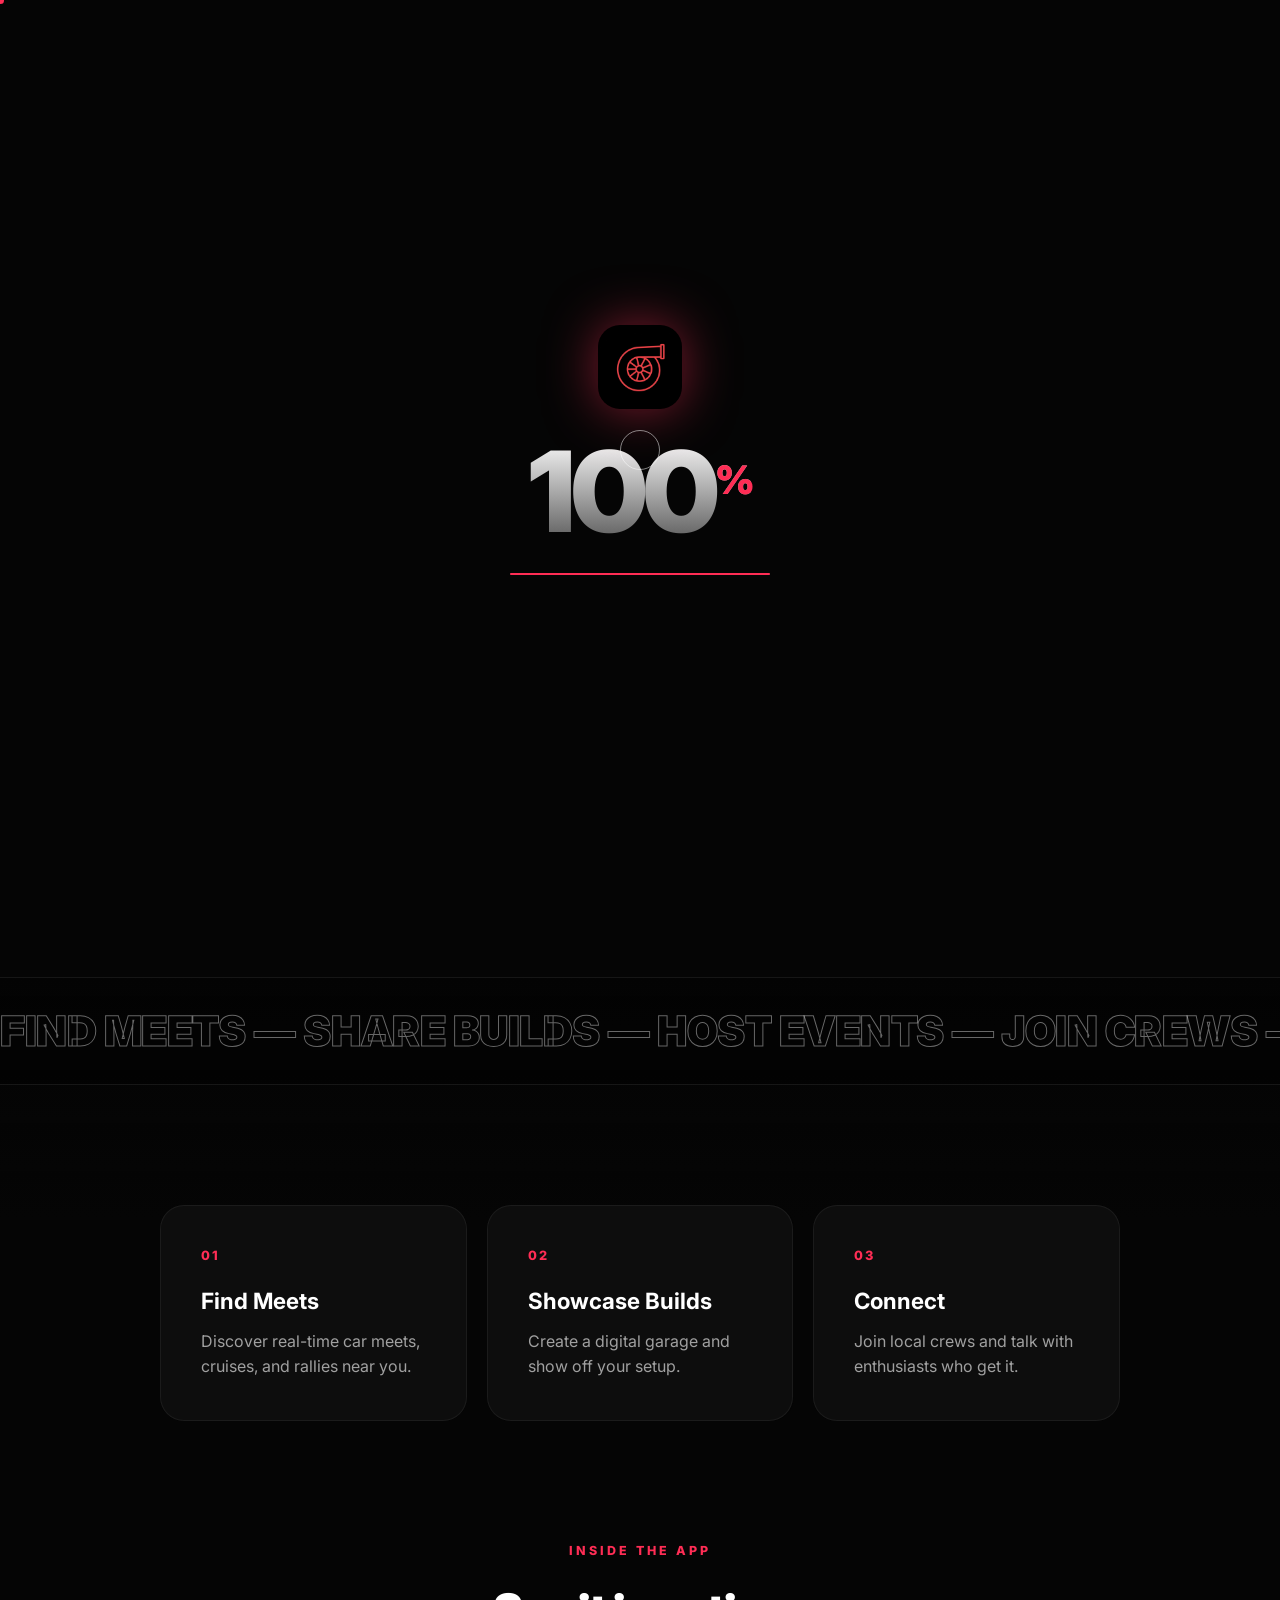
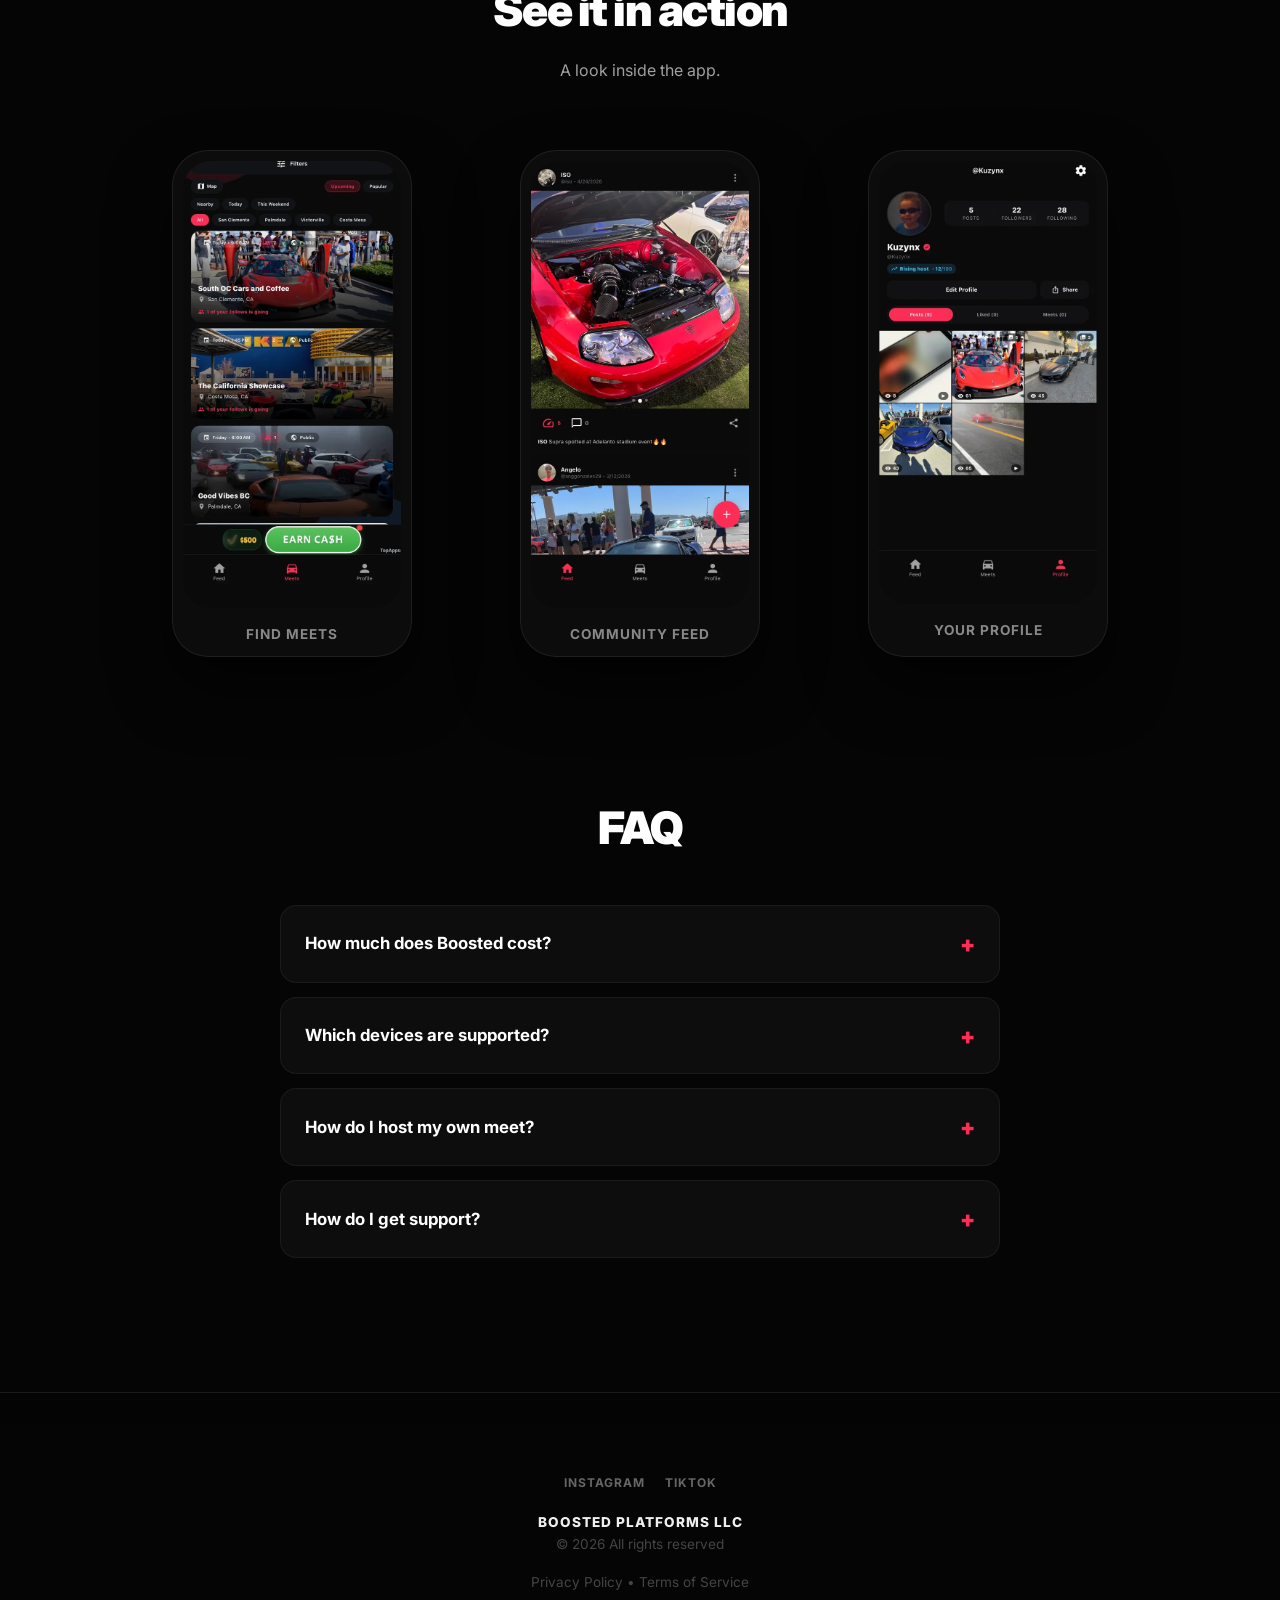
<file: index.html>
<!DOCTYPE html>
<html lang="en">
<head>
    <meta charset="UTF-8" />
    <meta name="viewport" content="width=device-width, initial-scale=1.0" />

    <!-- Primary SEO -->
    <title>Boosted — Car Meets, Builds & Automotive Culture</title>
    <meta name="description" content="Boosted is the social platform for car meets, builds, and automotive culture. Discover local meets, showcase your build, and connect with enthusiasts. Available on iOS and Android." />
    <meta name="robots" content="index, follow" />
    <link rel="canonical" href="https://boostedapp.org/" />

    <!-- Google Search Console Verification -->
    <!-- <meta name="google-site-verification" content="PASTE_YOUR_CODE_HERE" /> -->

    <!-- Favicon / App Icons -->
    <link rel="icon" type="image/png" sizes="32x32" href="/assets/icon-32.png" />
    <link rel="icon" type="image/png" sizes="16x16" href="/assets/icon-16.png" />
    <link rel="apple-touch-icon" href="/assets/apple-touch-icon.png" />
    <link rel="manifest" href="/site.webmanifest" />
    <meta name="theme-color" content="#FF2D55" />

    <!-- Open Graph -->
    <meta property="og:title" content="Boosted — Car Meets & Culture" />
    <meta property="og:description" content="The digital heartbeat of automotive culture. Find meets, post builds, and connect with your crew." />
    <meta property="og:type" content="website" />
    <meta property="og:url" content="https://boostedapp.org/" />
    <meta property="og:image" content="https://boostedapp.org/assets/og-image.png" />
    <meta property="og:image:width" content="1200" />
    <meta property="og:image:height" content="630" />

    <!-- Twitter -->
    <meta name="twitter:card" content="summary_large_image" />
    <meta name="twitter:title" content="Boosted — Car Meets & Culture" />
    <meta name="twitter:description" content="Find meets. Share builds. Build culture." />
    <meta name="twitter:image" content="https://boostedapp.org/assets/og-image.png" />

    <!-- Fonts -->
    <link rel="preconnect" href="https://fonts.googleapis.com" />
    <link rel="preconnect" href="https://fonts.gstatic.com" crossorigin />
    <link href="https://fonts.googleapis.com/css2?family=Inter:wght@400;700;900&display=swap" rel="stylesheet" />

    <link rel="stylesheet" href="/styles.css" />
    <style>
        /* ===== Immersive homepage =====
           Shared pieces (WebGL canvas, atmosphere, custom cursor, scroll
           reveals, magnetic helper) live in styles.css. */

        /* Intro loader */
        #loader {
            position: fixed;
            inset: 0;
            z-index: 5000;
            display: flex;
            flex-direction: column;
            align-items: center;
            justify-content: center;
            gap: 26px;
            background: #050505;
            transition: opacity 0.8s ease, transform 0.9s cubic-bezier(0.7,0,0.2,1);
        }
        #loader.done {
            opacity: 0;
            transform: translateY(-100%);
            pointer-events: none;
        }
        .loader-mark {
            width: 84px;
            height: 84px;
            border-radius: 22px;
            object-fit: cover;
            filter: drop-shadow(0 0 26px rgba(255,45,85,0.5));
            animation: loaderPulse 1.4s infinite ease-in-out;
        }
        @keyframes loaderPulse { 0%,100% { transform: scale(1); opacity: .9; } 50% { transform: scale(1.08); opacity: 1; } }
        .loader-count {
            font-size: clamp(3rem, 16vw, 7rem);
            font-weight: 900;
            letter-spacing: -4px;
            line-height: 1;
            background: linear-gradient(to bottom, #fff, #555);
            -webkit-background-clip: text;
            background-clip: text;
            -webkit-text-fill-color: transparent;
        }
        .loader-count::after { content: '%'; font-size: 0.35em; vertical-align: super; -webkit-text-fill-color: var(--accent); }
        .loader-bar { width: min(260px, 60vw); height: 2px; background: rgba(255,255,255,0.12); border-radius: 2px; overflow: hidden; }
        .loader-bar span { display: block; height: 100%; width: 100%; transform: scaleX(0); transform-origin: left; background: var(--accent); }

        /* Hero */
        .hero {
            position: relative;
            min-height: 100vh;
            display: flex;
            flex-direction: column;
            align-items: center;
            justify-content: center;
            text-align: center;
            padding: 140px 20px 80px;
        }

        /* Logo centerpiece */
        .turbo-logo {
            width: 160px;
            height: 160px;
            margin: 0 auto 30px;
            border-radius: 38px;
            background-color: #000;
            border: 1px solid rgba(255, 255, 255, 0.1);
            filter: drop-shadow(0 0 34px rgba(255, 45, 85, 0.5));
            object-fit: cover;
            display: block;
            opacity: 0;
            transition: opacity 1s ease 0.1s;
            animation: pulse 4s infinite ease-in-out;
        }
        body.loaded .turbo-logo { opacity: 1; }
        @keyframes pulse { 0%, 100% { transform: scale(1); } 50% { transform: scale(1.05); } }

        .hero h1 {
            font-size: clamp(3.2rem, 14vw, 9rem);
            margin: 0;
            letter-spacing: -5px;
            line-height: 0.9;
        }
        /* Kinetic letter reveal — each letter carries its own gradient fill so the
           background-clip:text effect survives the split into spans. */
        .hero h1 .char {
            display: inline-block;
            opacity: 0;
            transform: translateY(0.5em) rotate(6deg);
            transition: opacity 0.6s ease, transform 0.7s cubic-bezier(0.2,0.8,0.2,1);
            background: linear-gradient(to bottom, #fff, #888);
            -webkit-background-clip: text;
            background-clip: text;
            -webkit-text-fill-color: transparent;
            color: #fff; /* fallback if background-clip unsupported */
        }
        .hero h1 .char:not(:last-child) { margin-right: -0.02em; }
        body.loaded .hero h1 .char { opacity: 1; transform: translateY(0) rotate(0); }

        .hero .tag {
            color: var(--text-secondary);
            font-size: clamp(1rem, 3.5vw, 1.3rem);
            max-width: 560px;
            margin: 26px auto 16px;
            opacity: 0;
            transform: translateY(16px);
            transition: opacity 1s ease 0.7s, transform 1s ease 0.7s;
        }
        body.loaded .hero .tag { opacity: 1; transform: translateY(0); }

        .hero .store-badges {
            opacity: 0;
            transform: translateY(16px);
            transition: opacity 1s ease 0.95s, transform 1s ease 0.95s;
            margin-top: 22px;
        }
        body.loaded .hero .store-badges { opacity: 1; transform: translateY(0); }

        /* Scroll cue */
        .scroll-cue {
            position: absolute;
            bottom: 28px;
            left: 50%;
            transform: translateX(-50%);
            display: flex;
            flex-direction: column;
            align-items: center;
            gap: 8px;
            color: #777;
            font-size: 0.7rem;
            letter-spacing: 2px;
            text-transform: uppercase;
            opacity: 0;
            transition: opacity 1s ease 1.4s;
        }
        body.loaded .scroll-cue { opacity: 1; }
        .scroll-cue::after {
            content: '';
            width: 1px;
            height: 40px;
            background: linear-gradient(to bottom, var(--accent), transparent);
            animation: scrollLine 1.8s infinite;
        }
        @keyframes scrollLine { 0% { transform: scaleY(0); transform-origin: top; } 50% { transform: scaleY(1); transform-origin: top; } 50.1% { transform-origin: bottom; } 100% { transform: scaleY(0); transform-origin: bottom; } }

        /* Animated accent line under the wordmark */
        .title-underline {
            display: block;
            width: 0;
            height: 4px;
            margin: 18px auto 0;
            border-radius: 4px;
            background: linear-gradient(90deg, transparent, var(--accent), transparent);
            transition: width 1.2s cubic-bezier(0.2,0.8,0.2,1) 0.6s;
        }
        body.loaded .title-underline { width: min(280px, 60vw); }

        /* Kinetic marquee strip */
        .marquee {
            position: relative;
            z-index: 1;
            overflow: hidden;
            padding: 20px 0;
            border-top: 1px solid rgba(255,255,255,0.08);
            border-bottom: 1px solid rgba(255,255,255,0.08);
            background: rgba(0,0,0,0.35);
        }
        .marquee-track {
            display: flex;
            width: max-content;
            animation: marquee 26s linear infinite;
        }
        .marquee:hover .marquee-track { animation-play-state: paused; }
        .marquee-track span {
            white-space: nowrap;
            font-size: clamp(1.4rem, 4.5vw, 2.6rem);
            font-weight: 900;
            text-transform: uppercase;
            letter-spacing: -0.5px;
            color: transparent;
            -webkit-text-stroke: 1px rgba(255,255,255,0.4);
        }
        @keyframes marquee { to { transform: translateX(-50%); } }

        /* Solid backdrop so content below the hero is readable over the fixed canvas */
        .content {
            position: relative;
            z-index: 1;
            background: linear-gradient(to bottom, transparent 0%, var(--bg) 12%, var(--bg) 100%);
        }

        /* Section labels */
        .eyebrow { color: var(--accent); font-weight: 800; text-transform: uppercase; letter-spacing: 3px; font-size: 0.78rem; margin: 0 0 14px; }

        /* Features */
        .features {
            display: grid;
            grid-template-columns: repeat(auto-fit, minmax(250px, 1fr));
            gap: 20px;
            max-width: 1000px;
            margin: 0 auto;
            padding: 120px 20px 40px;
        }
        .feature-card {
            position: relative;
            background: rgba(18,18,18,0.7);
            backdrop-filter: blur(8px);
            -webkit-backdrop-filter: blur(8px);
            padding: 40px;
            border-radius: 24px;
            border: 1px solid rgba(255,255,255,0.06);
            transition: border-color 0.3s, background 0.3s, transform 0.3s;
            overflow: hidden;
        }
        .feature-card::before {
            content: '';
            position: absolute;
            inset: 0;
            background: radial-gradient(circle at 50% 0%, rgba(255,45,85,0.18), transparent 70%);
            opacity: 0;
            transition: opacity 0.4s;
        }
        .feature-card:hover { border-color: var(--accent); transform: translateY(-6px); }
        .feature-card:hover::before { opacity: 1; }
        .feature-card .num { display: block; font-size: 0.8rem; color: var(--accent); font-weight: 800; letter-spacing: 2px; margin-bottom: 16px; }
        .feature-card h3 { margin: 0 0 10px; font-size: 1.4rem; }
        .feature-card p { margin: 0; color: var(--text-secondary); position: relative; }

        /* Screenshots showcase */
        .showcase { max-width: 1100px; margin: 0 auto; padding: 80px 20px 60px; text-align: center; }
        .showcase h2 { font-size: clamp(1.8rem, 5vw, 2.8rem); font-weight: 900; letter-spacing: -1.5px; margin: 0 0 12px; }
        .showcase .sub { color: var(--text-secondary); margin: 0 0 50px; }
        .shots { display: flex; gap: 28px; justify-content: center; flex-wrap: wrap; }
        .phone {
            width: 240px;
            border-radius: 36px;
            padding: 10px;
            background: #0c0c0c;
            border: 1px solid rgba(255,255,255,0.08);
            box-shadow: 0 30px 60px rgba(0,0,0,0.6);
            transition: transform 0.4s ease, box-shadow 0.4s ease;
        }
        .phone:hover { transform: translateY(-10px); box-shadow: 0 40px 80px rgba(255,45,85,0.18); }
        .phone img { width: 100%; height: auto; border-radius: 28px; display: block; }
        .phone figcaption { color: #888; font-size: 0.85rem; font-weight: 700; text-transform: uppercase; letter-spacing: 1px; margin-top: 16px; }

        /* FAQ */
        .faq { max-width: 760px; margin: 0 auto; padding: 60px 20px 120px; }
        .faq h2 { text-align: center; font-size: clamp(1.8rem, 5vw, 2.8rem); font-weight: 900; letter-spacing: -1.5px; margin: 0 0 40px; }
        .faq details {
            background: rgba(18,18,18,0.7);
            backdrop-filter: blur(8px);
            -webkit-backdrop-filter: blur(8px);
            border: 1px solid rgba(255,255,255,0.06);
            border-radius: 16px;
            padding: 20px 24px;
            margin-bottom: 14px;
            transition: border-color 0.3s;
        }
        .faq details[open] { border-color: rgba(255,45,85,0.4); }
        .faq summary { cursor: pointer; font-weight: 700; font-size: 1.05rem; list-style: none; display: flex; justify-content: space-between; align-items: center; }
        .faq summary::-webkit-details-marker { display: none; }
        .faq summary::after { content: '+'; color: var(--accent); font-weight: 900; font-size: 1.4rem; transition: transform 0.3s; }
        .faq details[open] summary::after { content: '−'; }
        .faq p { color: var(--text-secondary); margin: 16px 0 0; }

        @media (prefers-reduced-motion: reduce) {
            .turbo-logo, .hero .tag, .hero .store-badges, .hero h1 .char, .scroll-cue, .title-underline { opacity: 1 !important; transform: none !important; }
            .turbo-logo, .loader-mark { animation: none; }
        }
    </style>

    <script type="application/ld+json">
    {
      "@context": "https://schema.org",
      "@type": "MobileApplication",
      "name": "Boosted",
      "operatingSystem": "iOS, Android",
      "applicationCategory": "SocialNetworkingApplication",
      "description": "The social platform for car meets, builds, and automotive culture. Discover local meets, showcase your build, and connect with enthusiasts.",
      "url": "https://boostedapp.org/",
      "image": "https://boostedapp.org/assets/icon-512.png",
      "publisher": {
        "@type": "Organization",
        "name": "Boosted Platforms LLC",
        "url": "https://boostedapp.org/"
      },
      "offers": { "@type": "Offer", "price": "0", "priceCurrency": "USD" },
      "downloadUrl": [
        "https://apps.apple.com/us/app/boosted-car-community/id6758597611",
        "https://play.google.com/store/apps/details?id=com.kuzynx.boostedfinalv2"
      ]
    }
    </script>
    <script type="application/ld+json">
    {
      "@context": "https://schema.org",
      "@type": "FAQPage",
      "mainEntity": [
        { "@type": "Question", "name": "How much does Boosted cost?", "acceptedAnswer": { "@type": "Answer", "text": "Boosted is free to download on the App Store and Google Play. Create your garage, find meets, and join crews at no cost." } },
        { "@type": "Question", "name": "Which devices are supported?", "acceptedAnswer": { "@type": "Answer", "text": "Boosted is available for both iOS and Android. Download it from the Apple App Store or Google Play." } },
        { "@type": "Question", "name": "How do I host my own meet?", "acceptedAnswer": { "@type": "Answer", "text": "Open the app, head to Events, and tap create. You can set the location, time, and details, then share it with the community." } },
        { "@type": "Question", "name": "How do I get support?", "acceptedAnswer": { "@type": "Answer", "text": "Reach our team anytime at our contact page — email or phone, typically answered within 24 hours." } }
      ]
    }
    </script>

    <!-- Privacy-friendly analytics (no cookies). Activates once boostedapp.org is
         registered at plausible.io. Swap or remove this tag if you use a different tool. -->
    <script defer data-domain="boostedapp.org" src="https://plausible.io/js/script.outbound-links.js"></script>
</head>

<body>
    <a href="#main" class="skip-link">Skip to content</a>

    <!-- Intro loader -->
    <div id="loader" aria-hidden="true">
        <img src="/assets/logo-256.png" alt="" class="loader-mark" width="84" height="84" />
        <div class="loader-count">0</div>
        <div class="loader-bar"><span></span></div>
    </div>

    <!-- Immersive background -->
    <div class="bg-atmosphere" aria-hidden="true"></div>
    <canvas id="bg-canvas" aria-hidden="true"></canvas>

    <!-- Custom cursor -->
    <div class="cursor-dot" aria-hidden="true"></div>
    <div class="cursor-ring" aria-hidden="true"></div>

    <nav>
        <a href="/">Home</a>
        <a href="/about.html">About</a>
        <a href="/applications.html">Apps</a>
        <a href="/services.html">Services</a>
        <a href="/contact.html">Contact</a>
        <a class="nav-cta" href="/applications.html">Get the App</a>
    </nav>

    <main id="main">
    <section class="hero">
        <img src="/assets/logo-256.png" alt="Boosted app icon" class="turbo-logo magnetic" data-magnetic="0.25" width="160" height="160" />
        <h1 class="gradient-heading" data-split>BOOSTED</h1>
        <span class="title-underline" aria-hidden="true"></span>
        <p class="tag">The digital heartbeat of automotive culture. Discover local meets, host events, and find your crew.</p>
        <div class="store-badges center">
            <a class="magnetic" href="https://apps.apple.com/us/app/boosted-car-community/id6758597611" target="_blank" rel="noopener noreferrer">
                <img src="/assets/badge-appstore.svg" alt="Download Boosted on the App Store" />
            </a>
            <a class="magnetic" href="https://play.google.com/store/apps/details?id=com.kuzynx.boostedfinalv2" target="_blank" rel="noopener noreferrer">
                <img src="/assets/badge-googleplay.svg" alt="Get Boosted on Google Play" />
            </a>
        </div>
        <div class="scroll-cue" aria-hidden="true">Scroll</div>
    </section>

    <div class="content">
    <div class="marquee" aria-hidden="true">
        <div class="marquee-track">
            <span>Find Meets&nbsp;—&nbsp;Share Builds&nbsp;—&nbsp;Host Events&nbsp;—&nbsp;Join Crews&nbsp;—&nbsp;Boost Culture&nbsp;—&nbsp;</span>
            <span>Find Meets&nbsp;—&nbsp;Share Builds&nbsp;—&nbsp;Host Events&nbsp;—&nbsp;Join Crews&nbsp;—&nbsp;Boost Culture&nbsp;—&nbsp;</span>
        </div>
    </div>
    <section class="features">
        <div class="feature-card reveal">
            <span class="num">01</span>
            <h3>Find Meets</h3>
            <p>Discover real-time car meets, cruises, and rallies near you.</p>
        </div>
        <div class="feature-card reveal">
            <span class="num">02</span>
            <h3>Showcase Builds</h3>
            <p>Create a digital garage and show off your setup.</p>
        </div>
        <div class="feature-card reveal">
            <span class="num">03</span>
            <h3>Connect</h3>
            <p>Join local crews and talk with enthusiasts who get it.</p>
        </div>
    </section>

    <section class="showcase">
        <p class="eyebrow reveal">Inside the app</p>
        <h2 class="reveal">See it in action</h2>
        <p class="sub reveal">A look inside the app.</p>
        <div class="shots">
            <figure class="phone reveal">
                <img src="/assets/screenshot-1.webp" alt="Boosted meets discovery feed with nearby car events" width="600" height="1231" loading="lazy" />
                <figcaption>Find Meets</figcaption>
            </figure>
            <figure class="phone reveal">
                <img src="/assets/screenshot-2.webp" alt="Boosted community feed showing member car posts" width="600" height="1231" loading="lazy" />
                <figcaption>Community Feed</figcaption>
            </figure>
            <figure class="phone reveal">
                <img src="/assets/screenshot-3.webp" alt="Boosted user profile with posts and follower stats" width="600" height="1220" loading="lazy" />
                <figcaption>Your Profile</figcaption>
            </figure>
        </div>
    </section>

    <section class="faq">
        <h2 class="reveal">FAQ</h2>
        <details class="reveal">
            <summary>How much does Boosted cost?</summary>
            <p>Boosted is free to download on the App Store and Google Play. Create your garage, find meets, and join crews at no cost.</p>
        </details>
        <details class="reveal">
            <summary>Which devices are supported?</summary>
            <p>Boosted is available for both iOS and Android. Download it from the Apple App Store or Google Play.</p>
        </details>
        <details class="reveal">
            <summary>How do I host my own meet?</summary>
            <p>Open the app, head to Events, and tap create. You can set the location, time, and details, then share it with the community.</p>
        </details>
        <details class="reveal">
            <summary>How do I get support?</summary>
            <p>Reach our team anytime at <a href="/contact.html" style="color:var(--accent);">our contact page</a> — email or phone, typically answered within 24 hours.</p>
        </details>
    </section>
    </div>
    </main>

    <footer class="content">
        <div class="footer-socials">
            <a href="https://www.instagram.com/boosted_platforms?igsh=NTc4MTIwNjQ2YQ==" target="_blank" rel="noopener">Instagram</a>
            <a href="https://www.tiktok.com/@boostedplatforms?_r=1&_t=ZT-92TZxG6OG0N" target="_blank" rel="noopener">TikTok</a>
        </div>
        <span class="llc-name">BOOSTED PLATFORMS LLC</span><br />
        © 2026 All rights reserved
        <div class="footer-legal" style="margin-top:16px;">
            <a href="/privacy.html">Privacy Policy</a> &bull; <a href="/terms.html">Terms of Service</a>
        </div>
    </footer>

    <!-- Three.js (self-hosted so it always loads — powers the 3D turbo + boost field). -->
    <script defer src="/assets/three.min.js"></script>
    <script defer src="/assets/immersive.js"></script>
</body>
</html>
</file>
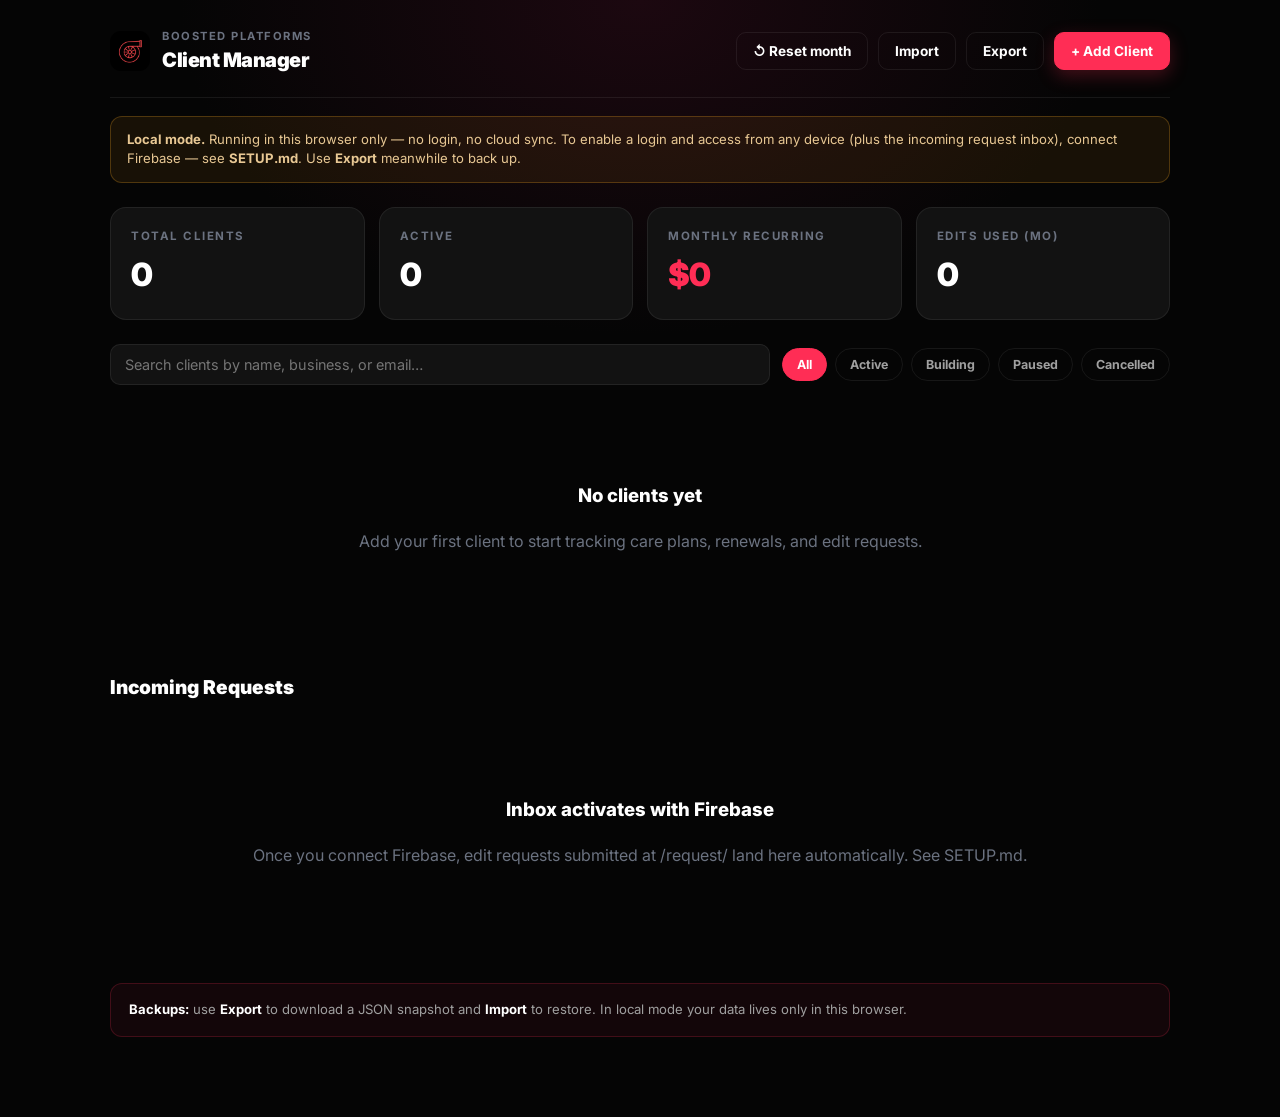
<file: admin/index.html>
<!DOCTYPE html>
<html lang="en">
<head>
    <meta charset="UTF-8" />
    <meta name="viewport" content="width=device-width, initial-scale=1.0" />
    <title>Client Manager — Boosted Platforms</title>
    <meta name="robots" content="noindex, nofollow" />
    <link rel="icon" type="image/png" sizes="32x32" href="/assets/icon-32.png" />
    <link rel="apple-touch-icon" href="/assets/apple-touch-icon.png" />
    <link rel="preconnect" href="https://fonts.googleapis.com" />
    <link rel="preconnect" href="https://fonts.gstatic.com" crossorigin />
    <link href="https://fonts.googleapis.com/css2?family=Inter:wght@400;500;700;800;900&display=swap" rel="stylesheet" />
    <style>
        :root {
            --accent: #FF2D55;
            --bg: #050505;
            --card: #121212;
            --line: rgba(255,255,255,0.07);
            --text-secondary: #a0a0a0;
            --ok: #10B981;
            --warn: #F5A623;
            --muted: #6B7280;
        }
        * { box-sizing: border-box; }
        body {
            margin: 0;
            background: radial-gradient(60% 50% at 50% 0%, #1c0810 0%, transparent 60%), var(--bg);
            color: #fff;
            font-family: 'Inter', sans-serif;
            line-height: 1.5;
            min-height: 100vh;
        }
        a { color: var(--accent); }

        .wrap { max-width: 1100px; margin: 0 auto; padding: 28px 20px 80px; }

        /* Cloud/local visibility toggles */
        #authbar { display: none; }
        body.mode-cloud #authbar { display: flex; }
        #migrateBtn { display: none; }
        body.mode-cloud #migrateBtn { display: inline-block; }
        #modeBanner { display: none; }

        /* Login screen */
        #loginScreen { display: none; min-height: 100vh; align-items: center; justify-content: center; padding: 24px; }
        #loginScreen.show, body.mode-cloud #loginScreen { display: flex; }
        .login-card {
            width: 100%; max-width: 380px; background: var(--card);
            border: 1px solid var(--line); border-radius: 22px; padding: 36px; text-align: center;
        }
        .login-card img { width: 52px; height: 52px; border-radius: 14px; margin-bottom: 16px; }
        .login-card h1 { font-size: 1.3rem; margin: 0 0 4px; font-weight: 900; }
        .login-card .sub { color: var(--muted); font-size: 0.78rem; text-transform: uppercase; letter-spacing: 1.5px; font-weight: 700; margin-bottom: 26px; }
        .login-card label { text-align: left; }
        .login-card input { margin-bottom: 14px; }
        .login-card button { width: 100%; }
        #loginErr { color: #ff6b81; font-size: 0.85rem; min-height: 1em; margin-top: 12px; }

        /* Header */
        .topbar {
            display: flex; align-items: center; justify-content: space-between;
            flex-wrap: wrap; gap: 16px; padding-bottom: 22px; border-bottom: 1px solid var(--line);
        }
        .brand { display: flex; align-items: center; gap: 12px; }
        .brand img { width: 40px; height: 40px; border-radius: 11px; }
        .brand h1 { font-size: 1.25rem; margin: 0; font-weight: 900; letter-spacing: -0.5px; }
        .brand .sub { display: block; font-size: 0.7rem; color: var(--muted); text-transform: uppercase; letter-spacing: 1.5px; font-weight: 700; }
        .top-actions { display: flex; gap: 10px; flex-wrap: wrap; align-items: center; }
        #authbar { gap: 10px; align-items: center; font-size: 0.82rem; color: var(--muted); }
        #whoami { font-weight: 600; color: #ccc; }

        button, .btn {
            font-family: inherit; font-weight: 700; font-size: 0.85rem; border-radius: 10px;
            border: 1px solid var(--line); background: #1a1a1a; color: #fff;
            padding: 10px 16px; cursor: pointer; transition: 0.2s;
        }
        button:hover, .btn:hover { border-color: var(--accent); transform: translateY(-1px); }
        button.primary, .btn.primary { background: var(--accent); border-color: var(--accent); box-shadow: 0 6px 18px rgba(255,45,85,0.25); }
        button.ghost { background: transparent; }
        button.danger:hover { border-color: #ef4444; color: #ef4444; }
        button:disabled { opacity: 0.6; cursor: default; transform: none; }

        .mode-note {
            margin: 18px 0 0; padding: 13px 16px; border-radius: 12px;
            background: rgba(245,166,35,0.08); border: 1px solid rgba(245,166,35,0.25);
            color: #e8c894; font-size: 0.82rem;
        }
        .mode-note a { color: var(--warn); }

        /* Stats */
        .stats { display: grid; grid-template-columns: repeat(auto-fit, minmax(170px, 1fr)); gap: 14px; margin: 24px 0; }
        .stat { background: var(--card); border: 1px solid var(--line); border-radius: 16px; padding: 20px; }
        .stat .label { font-size: 0.72rem; color: var(--muted); text-transform: uppercase; letter-spacing: 1.5px; font-weight: 700; }
        .stat .value { font-size: 2rem; font-weight: 900; letter-spacing: -1px; margin-top: 6px; }
        .stat .value.accent { color: var(--accent); }

        /* Controls */
        .controls { display: flex; gap: 12px; flex-wrap: wrap; align-items: center; margin-bottom: 18px; }
        .search { flex: 1; min-width: 200px; background: var(--card); border: 1px solid var(--line); border-radius: 10px; padding: 11px 14px; color: #fff; font-family: inherit; font-size: 0.9rem; }
        .search:focus { outline: none; border-color: var(--accent); }
        .filters { display: flex; gap: 8px; flex-wrap: wrap; }
        .chip { padding: 8px 14px; border-radius: 999px; border: 1px solid var(--line); background: transparent; color: var(--text-secondary); font-size: 0.78rem; font-weight: 700; cursor: pointer; }
        .chip.active { background: var(--accent); color: #fff; border-color: var(--accent); }

        /* Client list */
        .list { display: grid; gap: 14px; }
        .client { background: var(--card); border: 1px solid var(--line); border-radius: 18px; padding: 22px; }
        .client-head { display: flex; justify-content: space-between; align-items: flex-start; gap: 16px; flex-wrap: wrap; }
        .client-title { font-size: 1.2rem; font-weight: 800; margin: 0; }
        .client-contact { color: var(--text-secondary); font-size: 0.88rem; margin-top: 2px; }
        .client-contact a { word-break: break-all; }

        .badge { display: inline-flex; align-items: center; gap: 6px; font-size: 0.68rem; font-weight: 800; text-transform: uppercase; letter-spacing: 1px; padding: 5px 11px; border-radius: 999px; border: 1px solid; }
        .badge .dot { width: 6px; height: 6px; border-radius: 50%; background: currentColor; }
        .badge.Active     { color: var(--ok);    border-color: rgba(16,185,129,0.4);  background: rgba(16,185,129,0.1); }
        .badge.Building   { color: var(--accent);border-color: rgba(255,45,85,0.4);   background: rgba(255,45,85,0.1); }
        .badge.Paused     { color: var(--warn);  border-color: rgba(245,166,35,0.4);  background: rgba(245,166,35,0.1); }
        .badge.Cancelled  { color: var(--muted); border-color: rgba(107,114,128,0.4); background: rgba(107,114,128,0.1); }

        .meta-grid { display: grid; grid-template-columns: repeat(auto-fit, minmax(150px, 1fr)); gap: 14px; margin: 18px 0; padding: 16px 0; border-top: 1px solid var(--line); border-bottom: 1px solid var(--line); }
        .meta .k { font-size: 0.68rem; color: var(--muted); text-transform: uppercase; letter-spacing: 1px; font-weight: 700; }
        .meta .v { font-size: 0.95rem; font-weight: 600; margin-top: 3px; }

        .bill { font-size: 0.78rem; font-weight: 800; }
        .bill-Active { color: var(--ok); } .bill-Trialing { color: var(--accent); }
        .bill-Pastdue { color: var(--warn); } .bill-Canceled { color: var(--muted); }
        .bill-none { color: var(--muted); font-weight: 600; }

        .edits { display: inline-flex; align-items: center; gap: 8px; }
        .edits button { padding: 2px 10px; font-size: 1rem; line-height: 1; border-radius: 8px; }
        .edits .count { font-weight: 800; min-width: 42px; text-align: center; }
        .edits .count.full { color: var(--warn); }

        .notes { color: var(--text-secondary); font-size: 0.9rem; white-space: pre-wrap; }
        .notes:empty::before { content: 'No notes.'; color: var(--muted); font-style: italic; }

        .client-actions { display: flex; gap: 8px; flex-wrap: wrap; margin-top: 16px; }

        /* Per-client edit-request log */
        .requests { margin-top: 14px; }
        .requests h4 { font-size: 0.72rem; color: var(--muted); text-transform: uppercase; letter-spacing: 1px; margin: 0 0 8px; }
        .req { display: flex; align-items: center; gap: 10px; font-size: 0.88rem; padding: 7px 0; border-top: 1px dashed var(--line); }
        .req:first-of-type { border-top: none; }
        .req.done .req-text { text-decoration: line-through; color: var(--muted); }
        .req-text { flex: 1; }
        .req-date { color: var(--muted); font-size: 0.74rem; }
        .req .x { cursor: pointer; color: var(--muted); font-weight: 800; }
        .req .x:hover { color: #ef4444; }
        .req-add { display: flex; gap: 8px; margin-top: 10px; }
        .req-add input { flex: 1; background: #1a1a1a; border: 1px solid var(--line); border-radius: 8px; padding: 8px 12px; color: #fff; font-family: inherit; font-size: 0.85rem; }
        .req-add input:focus { outline: none; border-color: var(--accent); }

        /* Incoming requests inbox */
        .section-head { display: flex; align-items: center; gap: 12px; margin: 44px 0 16px; }
        .section-head h2 { font-size: 1.2rem; font-weight: 900; margin: 0; }
        .section-head .count { font-size: 0.72rem; font-weight: 800; color: var(--accent); text-transform: uppercase; letter-spacing: 1px; }
        .inbox { display: grid; gap: 12px; }
        .inq { background: var(--card); border: 1px solid var(--line); border-radius: 16px; padding: 18px; }
        .inq.done { opacity: 0.55; }
        .inq-head { display: flex; justify-content: space-between; align-items: baseline; gap: 10px; }
        .inq-head strong { font-size: 1.02rem; }
        .inq-meta { color: var(--text-secondary); font-size: 0.85rem; margin-top: 2px; }
        .inq-details { margin-top: 10px; font-size: 0.92rem; white-space: pre-wrap; }
        .inq-link { margin-top: 8px; font-size: 0.85rem; word-break: break-all; }
        .inq-actions { display: flex; gap: 8px; margin-top: 14px; }
        .inq-actions button { padding: 7px 13px; font-size: 0.8rem; }

        .empty { text-align: center; padding: 60px 20px; color: var(--muted); }
        .empty h3 { color: #fff; font-weight: 800; }

        /* Modal */
        .overlay { position: fixed; inset: 0; background: rgba(0,0,0,0.7); display: none; align-items: flex-start; justify-content: center; padding: 40px 16px; overflow-y: auto; z-index: 100; backdrop-filter: blur(4px); }
        .overlay.open { display: flex; }
        .modal { background: #111; border: 1px solid var(--line); border-radius: 22px; width: 100%; max-width: 560px; padding: 30px; }
        .modal h2 { margin: 0 0 20px; font-size: 1.4rem; font-weight: 900; letter-spacing: -0.5px; }
        .field { margin-bottom: 16px; }
        .field.row { display: grid; grid-template-columns: 1fr 1fr; gap: 14px; }
        label { display: block; font-size: 0.72rem; color: var(--muted); text-transform: uppercase; letter-spacing: 1px; font-weight: 700; margin-bottom: 6px; }
        input, select, textarea { width: 100%; background: #1a1a1a; border: 1px solid var(--line); border-radius: 10px; padding: 11px 13px; color: #fff; font-family: inherit; font-size: 0.92rem; }
        input:focus, select:focus, textarea:focus { outline: none; border-color: var(--accent); }
        textarea { resize: vertical; min-height: 80px; }
        /* Native checkboxes must keep their intrinsic size — width:100% above is for form fields only. */
        input[type="checkbox"] { width: auto; flex: 0 0 auto; padding: 0; min-height: 0; accent-color: var(--accent); cursor: pointer; }
        .modal-actions { display: flex; justify-content: flex-end; gap: 10px; margin-top: 24px; }

        .notice { margin-top: 40px; padding: 16px 18px; border-radius: 12px; background: rgba(255,45,85,0.06); border: 1px solid rgba(255,45,85,0.2); color: var(--text-secondary); font-size: 0.82rem; }
        .notice strong { color: #fff; }

        @media (max-width: 560px) { .field.row { grid-template-columns: 1fr; } .stat .value { font-size: 1.6rem; } }
    </style>
</head>
<body>

    <!-- ===== Login (cloud mode only) ===== -->
    <div id="loginScreen">
        <form class="login-card" id="loginForm">
            <img src="/assets/logo-256.png" alt="" />
            <h1>Client Manager</h1>
            <div class="sub">Boosted Platforms</div>
            <label for="loginEmail">Email</label>
            <input id="loginEmail" type="email" autocomplete="username" required />
            <label for="loginPass">Password</label>
            <input id="loginPass" type="password" autocomplete="current-password" required />
            <button type="submit" class="primary" id="loginBtn">Sign in</button>
            <div id="loginErr" role="alert"></div>
        </form>
    </div>

    <!-- ===== Dashboard ===== -->
    <div class="wrap" id="app" style="display:none;">
        <div class="topbar">
            <div class="brand">
                <img src="/assets/logo-256.png" alt="" />
                <div>
                    <span class="sub">Boosted Platforms</span>
                    <h1>Client Manager</h1>
                </div>
            </div>
            <div class="top-actions">
                <span id="authbar"><span id="whoami"></span><button class="ghost" id="signOutBtn">Sign out</button></span>
                <button class="ghost" id="migrateBtn" title="Upload clients saved in this browser to your account">↑ Import from this browser</button>
                <button class="ghost" id="resetMonthBtn" title="Set this month's edit counters back to 0 for every client">↺ Reset month</button>
                <button class="ghost" id="importBtn">Import</button>
                <button class="ghost" id="exportBtn">Export</button>
                <button class="primary" id="addBtn">+ Add Client</button>
                <input type="file" id="importFile" accept="application/json" hidden />
            </div>
        </div>

        <div class="mode-note" id="modeBanner">
            <strong>Local mode.</strong> Running in this browser only — no login, no cloud sync. To enable a login and access from any device (plus the incoming request inbox), connect Firebase — see <strong>SETUP.md</strong>. Use <strong>Export</strong> meanwhile to back up.
        </div>

        <div class="stats">
            <div class="stat"><div class="label">Total Clients</div><div class="value" id="stTotal">0</div></div>
            <div class="stat"><div class="label">Active</div><div class="value" id="stActive">0</div></div>
            <div class="stat"><div class="label">Monthly Recurring</div><div class="value accent" id="stMrr">$0</div></div>
            <div class="stat"><div class="label">Edits Used (mo)</div><div class="value" id="stEdits">0</div></div>
        </div>

        <div class="controls">
            <input class="search" id="search" placeholder="Search clients by name, business, or email…" />
            <div class="filters" id="filters">
                <button class="chip active" data-status="all">All</button>
                <button class="chip" data-status="Active">Active</button>
                <button class="chip" data-status="Building">Building</button>
                <button class="chip" data-status="Paused">Paused</button>
                <button class="chip" data-status="Cancelled">Cancelled</button>
            </div>
        </div>

        <div class="list" id="list"></div>

        <!-- Incoming edit requests (from /request/) -->
        <div id="inboxSection">
            <div class="section-head">
                <h2>Incoming Requests</h2>
                <span class="count" id="inboxCount"></span>
            </div>
            <div class="inbox" id="inbox"></div>
        </div>

        <div class="notice" id="storageNotice">
            <strong>Backups:</strong> use <strong>Export</strong> to download a JSON snapshot and <strong>Import</strong> to restore. In local mode your data lives only in this browser.
        </div>
    </div>

    <!-- Add / edit modal -->
    <div class="overlay" id="overlay">
        <div class="modal">
            <h2 id="modalTitle">Add Client</h2>
            <form id="clientForm">
                <input type="hidden" id="f_id" />
                <div class="field">
                    <label for="f_business">Business name *</label>
                    <input id="f_business" required placeholder="e.g. Rosa's Taqueria" />
                </div>
                <div class="field row">
                    <div>
                        <label for="f_contact">Contact name</label>
                        <input id="f_contact" placeholder="e.g. Rosa Martinez" />
                    </div>
                    <div>
                        <label for="f_status">Status</label>
                        <select id="f_status">
                            <option>Building</option>
                            <option>Active</option>
                            <option>Paused</option>
                            <option>Cancelled</option>
                        </select>
                    </div>
                </div>
                <div class="field row">
                    <div>
                        <label for="f_email">Email</label>
                        <input id="f_email" type="email" placeholder="name@business.com" />
                    </div>
                    <div>
                        <label for="f_phone">Phone</label>
                        <input id="f_phone" placeholder="(555) 123-4567" />
                    </div>
                </div>
                <div class="field">
                    <label for="f_site">Website URL</label>
                    <input id="f_site" placeholder="https://theirsite.com" />
                </div>
                <div class="field row">
                    <div>
                        <label for="f_fee">Monthly fee ($)</label>
                        <input id="f_fee" type="number" min="0" step="1" value="100" />
                    </div>
                    <div>
                        <label for="f_billingDay">Billing day (1–28)</label>
                        <input id="f_billingDay" type="number" min="1" max="28" placeholder="1" />
                    </div>
                </div>
                <div class="field row">
                    <div>
                        <label for="f_allowance">Edits / month</label>
                        <input id="f_allowance" type="number" min="0" step="1" value="4" />
                    </div>
                    <div>
                        <label for="f_start">Launched on</label>
                        <input id="f_start" type="date" />
                    </div>
                </div>
                <div class="field">
                    <label for="f_billing">Billing status</label>
                    <select id="f_billing"></select>
                </div>
                <div class="field">
                    <label for="f_notes">Notes</label>
                    <textarea id="f_notes" placeholder="Domain registrar, hosting login location, preferences…"></textarea>
                </div>
                <div class="modal-actions">
                    <button type="button" class="ghost" id="cancelBtn">Cancel</button>
                    <button type="submit" class="primary">Save Client</button>
                </div>
            </form>
        </div>
    </div>

    <script type="module" src="/assets/client-manager.js"></script>
</body>
</html>
</file>
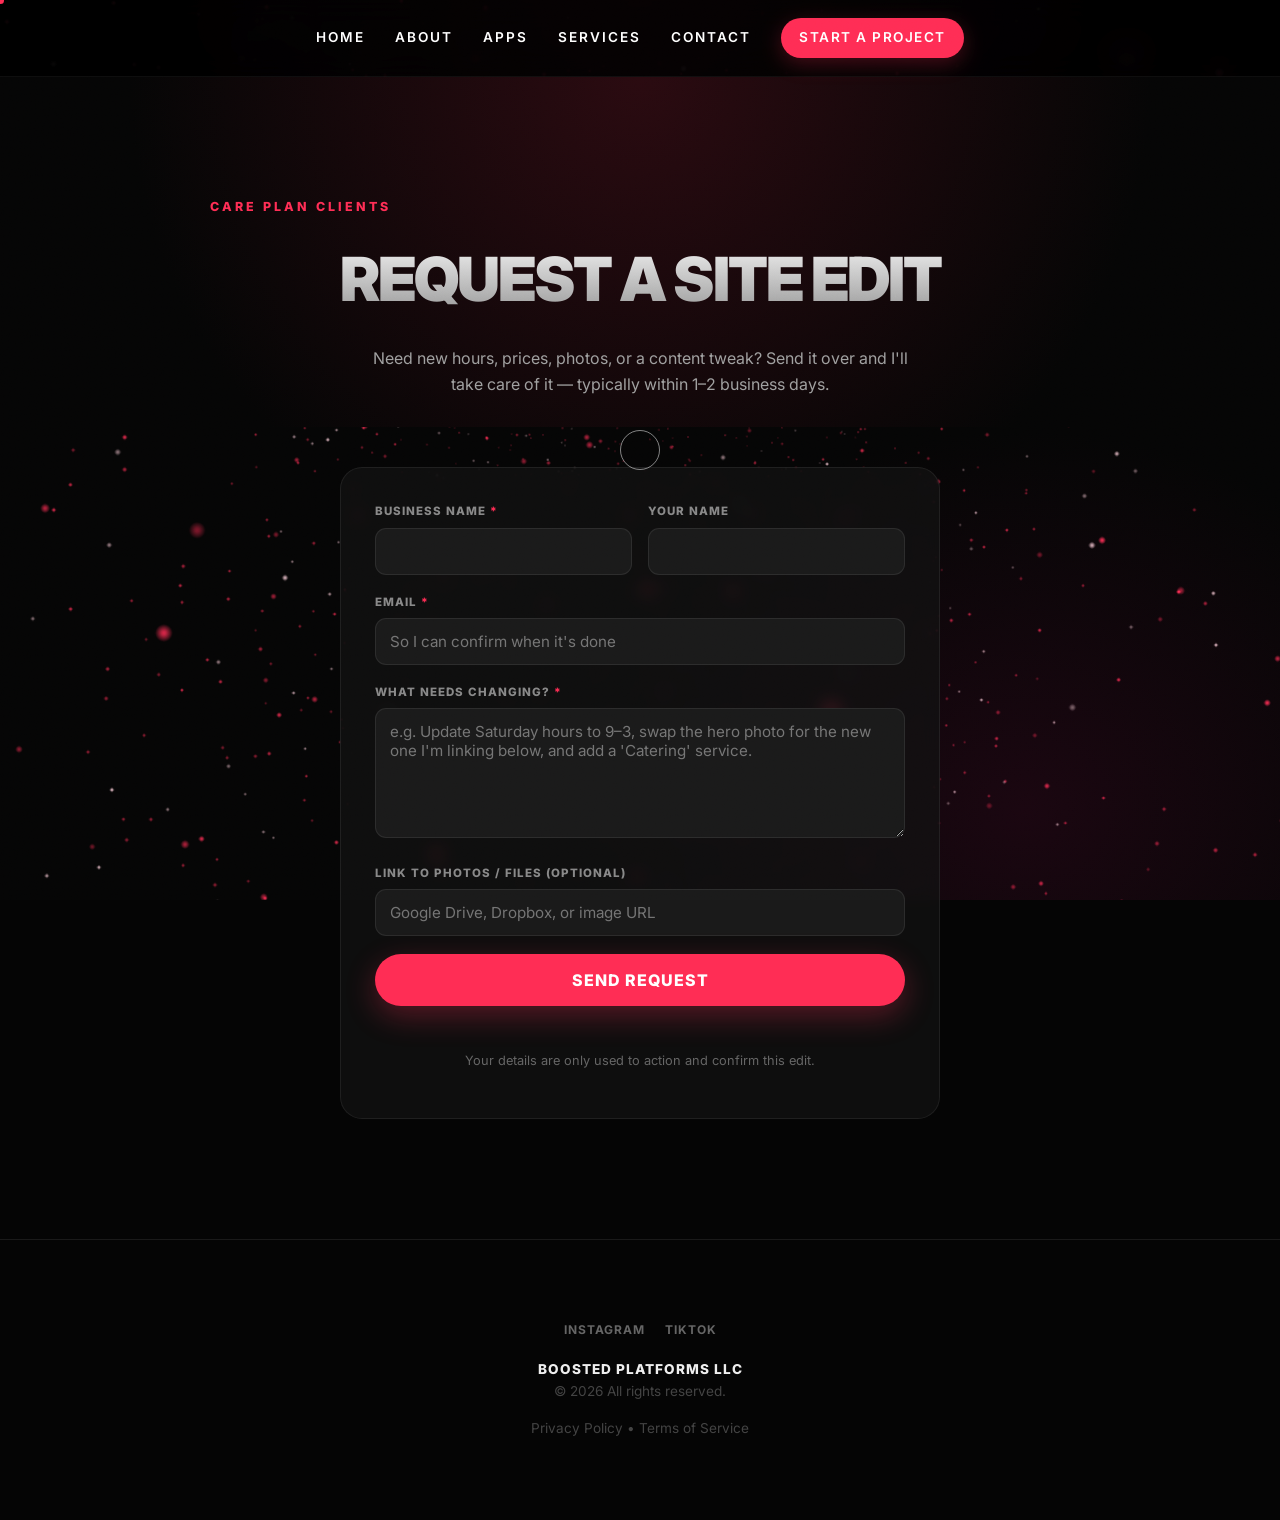
<file: request/index.html>
<!DOCTYPE html>
<html lang="en">
<head>
    <meta charset="UTF-8" />
    <meta name="viewport" content="width=device-width, initial-scale=1.0" />
    <title>Request a Site Edit — Boosted Platforms</title>
    <meta name="description" content="Care-plan clients: request an edit to your website — new hours, prices, photos, or content. Boosted Platforms responds within 1–2 business days." />
    <meta name="robots" content="noindex, follow" />
    <link rel="canonical" href="https://boostedapp.org/request/" />
    <link rel="icon" type="image/png" sizes="32x32" href="/assets/icon-32.png" />
    <link rel="apple-touch-icon" href="/assets/apple-touch-icon.png" />
    <link rel="manifest" href="/site.webmanifest" />
    <meta name="theme-color" content="#FF2D55" />
    <link rel="preconnect" href="https://fonts.googleapis.com" />
    <link rel="preconnect" href="https://fonts.gstatic.com" crossorigin />
    <link href="https://fonts.googleapis.com/css2?family=Inter:wght@400;500;700;800;900&display=swap" rel="stylesheet" />
    <link rel="stylesheet" href="/styles.css" />
    <style>
        .req-hero {
            padding: 120px 20px 30px;
            text-align: center;
            background: radial-gradient(circle at top, #2a0a10 0%, #050505 70%);
        }
        .req-hero h1 { font-size: clamp(2.2rem, 7vw, 3.8rem); letter-spacing: -2px; margin: 0; }
        .req-hero .eyebrow { color: var(--accent); font-weight: 800; text-transform: uppercase; letter-spacing: 3px; font-size: 0.78rem; margin: 0 0 14px; }
        .req-hero p { color: var(--text-secondary); max-width: 560px; margin: 18px auto 0; }

        .form-wrap { max-width: 640px; margin: 0 auto; padding: 40px 20px 120px; position: relative; z-index: 1; }
        .card {
            background: rgba(18,18,18,0.75);
            backdrop-filter: blur(8px);
            -webkit-backdrop-filter: blur(8px);
            border: 1px solid rgba(255,255,255,0.07);
            border-radius: 22px;
            padding: 34px;
        }
        .field { margin-bottom: 18px; }
        .field.row { display: grid; grid-template-columns: 1fr 1fr; gap: 16px; }
        label { display: block; font-size: 0.72rem; color: #888; text-transform: uppercase; letter-spacing: 1px; font-weight: 800; margin-bottom: 7px; }
        label .req { color: var(--accent); }
        input, textarea {
            width: 100%; background: #1a1a1a; border: 1px solid rgba(255,255,255,0.08);
            border-radius: 11px; padding: 13px 14px; color: #fff;
            font-family: inherit; font-size: 0.95rem;
        }
        input:focus, textarea:focus { outline: none; border-color: var(--accent); }
        textarea { resize: vertical; min-height: 130px; }
        .hp { position: absolute; left: -9999px; width: 1px; height: 1px; overflow: hidden; }

        .submit {
            width: 100%;
            background: var(--accent); color: #fff; border: none;
            padding: 16px; border-radius: 50px; font-family: inherit;
            font-weight: 800; font-size: 1rem; text-transform: uppercase; letter-spacing: 1px;
            cursor: pointer; box-shadow: 0 10px 30px rgba(255,45,85,0.3); transition: 0.3s;
        }
        .submit:hover:not(:disabled) { transform: translateY(-2px); box-shadow: 0 15px 40px rgba(255,45,85,0.5); }
        .submit:disabled { opacity: 0.6; cursor: default; }

        .formnote { color: #666; font-size: 0.8rem; text-align: center; margin-top: 16px; }
        .errline { color: #ff6b81; font-size: 0.88rem; margin-top: 14px; text-align: center; min-height: 1em; }

        .success { display: none; text-align: center; padding: 20px 10px; }
        .success.show { display: block; }
        .success .check {
            width: 70px; height: 70px; border-radius: 50%; margin: 0 auto 20px;
            background: rgba(16,185,129,0.15); border: 1px solid #10B981; color: #10B981;
            display: flex; align-items: center; justify-content: center; font-size: 34px; font-weight: 900;
        }
        .success h2 { margin: 0 0 10px; font-size: 1.6rem; font-weight: 900; }
        .success p { color: var(--text-secondary); margin: 0 0 24px; }
        .success a.btn {
            display: inline-block; background: #1a1a1a; border: 1px solid rgba(255,255,255,0.1);
            color: #fff; padding: 13px 28px; border-radius: 50px; text-decoration: none; font-weight: 700;
        }
        .success a.btn:hover { border-color: var(--accent); }

        @media (max-width: 540px) { .field.row { grid-template-columns: 1fr; } }
    </style>
    <!-- Privacy-friendly analytics (no cookies). -->
    <script defer data-domain="boostedapp.org" src="https://plausible.io/js/script.outbound-links.js"></script>
</head>
<body>
    <a href="#main" class="skip-link">Skip to content</a>
    <div class="bg-atmosphere" aria-hidden="true"></div>
    <canvas id="bg-canvas" aria-hidden="true"></canvas>
    <div class="cursor-dot" aria-hidden="true"></div>
    <div class="cursor-ring" aria-hidden="true"></div>

    <nav>
        <a href="/">Home</a>
        <a href="/about.html">About</a>
        <a href="/applications.html">Apps</a>
        <a href="/services.html">Services</a>
        <a href="/contact.html">Contact</a>
        <a class="nav-cta" href="/contact.html">Start a Project</a>
    </nav>

    <header class="req-hero">
        <p class="eyebrow reveal">Care Plan Clients</p>
        <h1 class="gradient-heading reveal">Request a Site Edit</h1>
        <p class="reveal">Need new hours, prices, photos, or a content tweak? Send it over and I'll take care of it — typically within 1–2 business days.</p>
    </header>

    <main id="main" class="form-wrap">
        <div class="card">
            <form id="reqForm" novalidate>
                <div class="field row">
                    <div>
                        <label for="business">Business name <span class="req">*</span></label>
                        <input id="business" name="business" required maxlength="120" autocomplete="organization" />
                    </div>
                    <div>
                        <label for="name">Your name</label>
                        <input id="name" name="name" maxlength="120" autocomplete="name" />
                    </div>
                </div>
                <div class="field">
                    <label for="email">Email <span class="req">*</span></label>
                    <input id="email" name="email" type="email" required maxlength="200" autocomplete="email" placeholder="So I can confirm when it's done" />
                </div>
                <div class="field">
                    <label for="details">What needs changing? <span class="req">*</span></label>
                    <textarea id="details" name="details" required maxlength="4000" placeholder="e.g. Update Saturday hours to 9–3, swap the hero photo for the new one I'm linking below, and add a 'Catering' service."></textarea>
                </div>
                <div class="field">
                    <label for="link">Link to photos / files (optional)</label>
                    <input id="link" name="link" maxlength="500" placeholder="Google Drive, Dropbox, or image URL" />
                </div>
                <!-- Honeypot: real people leave this blank. -->
                <div class="hp" aria-hidden="true">
                    <label for="company">Company</label>
                    <input id="company" name="company" tabindex="-1" autocomplete="off" />
                </div>
                <button type="submit" class="submit" id="submitBtn">Send Request</button>
                <div class="errline" id="err" role="alert"></div>
                <p class="formnote">Your details are only used to action and confirm this edit.</p>
            </form>

            <div class="success" id="success">
                <div class="check" aria-hidden="true">✓</div>
                <h2>Request received</h2>
                <p>Thanks — I've got it and will follow up within 1–2 business days at the email you gave.</p>
                <a class="btn" href="/">Back to home</a>
            </div>
        </div>
    </main>

    <footer>
        <div class="footer-socials">
            <a href="https://www.instagram.com/boosted_platforms?igsh=NTc4MTIwNjQ2YQ==" target="_blank" rel="noopener">Instagram</a>
            <a href="https://www.tiktok.com/@boostedplatforms?_r=1&_t=ZT-92TZxG6OG0N" target="_blank" rel="noopener">TikTok</a>
        </div>
        <span class="llc-name">BOOSTED PLATFORMS LLC</span><br />
        &copy; 2026 All rights reserved.
        <div class="footer-legal" style="margin-top:16px;">
            <a href="/privacy.html">Privacy Policy</a> &bull; <a href="/terms.html">Terms of Service</a>
        </div>
    </footer>

    <script defer src="/assets/three.min.js"></script>
    <script defer src="/assets/immersive.js"></script>

    <script type="module">
        import { firebaseConfig, COLLECTIONS, SUPPORT_EMAIL, FIREBASE_SDK, firebaseReady }
            from '/assets/app-config.js';

        const form = document.getElementById('reqForm');
        const errEl = document.getElementById('err');
        const btn = document.getElementById('submitBtn');

        function val(id) { return document.getElementById(id).value.trim(); }
        function showSuccess() {
            form.style.display = 'none';
            document.getElementById('success').classList.add('show');
        }

        async function sendToFirestore(data) {
            const [{ initializeApp }, fs] = await Promise.all([
                import(`${FIREBASE_SDK}/firebase-app.js`),
                import(`${FIREBASE_SDK}/firebase-firestore.js`)
            ]);
            const app = initializeApp(firebaseConfig);
            const db = fs.getFirestore(app);
            await fs.addDoc(fs.collection(db, COLLECTIONS.requests), {
                business: data.business,
                name: data.name,
                email: data.email,
                details: data.details,
                link: data.link,
                status: 'open',
                createdAt: fs.serverTimestamp()
            });
        }

        // Fallback when Firebase isn't configured yet: open the visitor's email app.
        function sendByEmail(data) {
            const subject = `Site edit request — ${data.business}`;
            const body =
                `Business: ${data.business}\n` +
                `Name: ${data.name || '—'}\n` +
                `Email: ${data.email}\n\n` +
                `Request:\n${data.details}\n\n` +
                `Files/links: ${data.link || '—'}`;
            window.location.href =
                `mailto:${SUPPORT_EMAIL}?subject=${encodeURIComponent(subject)}&body=${encodeURIComponent(body)}`;
        }

        form.addEventListener('submit', async (e) => {
            e.preventDefault();
            errEl.textContent = '';

            // Honeypot — silently succeed for bots.
            if (val('company')) { showSuccess(); return; }

            const data = {
                business: val('business'),
                name: val('name'),
                email: val('email'),
                details: val('details'),
                link: val('link')
            };
            if (!data.business || !data.email || !data.details) {
                errEl.textContent = 'Please fill in business name, email, and what needs changing.';
                return;
            }
            if (!/^[^@\s]+@[^@\s]+\.[^@\s]+$/.test(data.email)) {
                errEl.textContent = 'That email address looks off — mind double-checking it?';
                return;
            }

            btn.disabled = true;
            btn.textContent = 'Sending…';
            try {
                if (firebaseReady()) {
                    await sendToFirestore(data);
                    showSuccess();
                } else {
                    sendByEmail(data);
                    btn.disabled = false;
                    btn.textContent = 'Send Request';
                }
            } catch (err) {
                console.error(err);
                errEl.textContent = 'Something went wrong sending that. Email ' + SUPPORT_EMAIL + ' and I\'ll sort it out.';
                btn.disabled = false;
                btn.textContent = 'Send Request';
            }
        });
    </script>
</body>
</html>
</file>
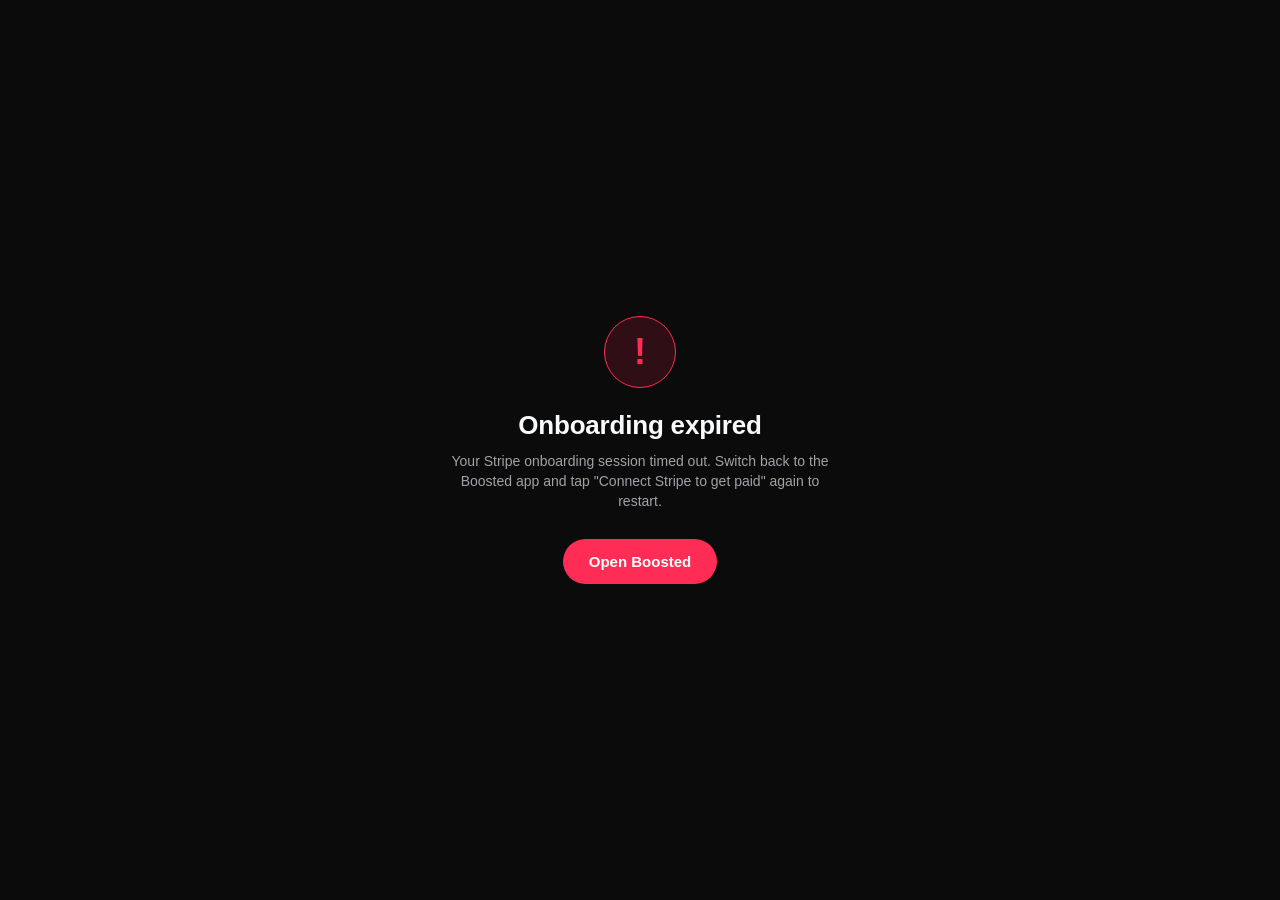
<file: stripe/refresh/index.html>
<!DOCTYPE html>
<html lang="en">
<head>
  <meta charset="UTF-8">
  <meta name="viewport" content="width=device-width, initial-scale=1.0, viewport-fit=cover">
  <meta name="theme-color" content="#0B0B0B">
  <title>Onboarding expired · Boosted</title>
  <style>
    * { box-sizing: border-box; margin: 0; padding: 0; }
    html, body {
      height: 100%;
      background: #0B0B0B;
      color: #F8FAFC;
      font-family: -apple-system, BlinkMacSystemFont, "SF Pro Text", "Segoe UI", Roboto, sans-serif;
      -webkit-font-smoothing: antialiased;
    }
    body {
      display: flex;
      align-items: center;
      justify-content: center;
      padding: 28px;
      min-height: 100vh;
      min-height: 100dvh;
    }
    .card {
      max-width: 380px;
      text-align: center;
    }
    .badge {
      width: 72px;
      height: 72px;
      border-radius: 50%;
      background: rgba(255, 45, 85, 0.15);
      border: 1px solid #FF2D55;
      display: flex;
      align-items: center;
      justify-content: center;
      margin: 0 auto 22px;
      color: #FF2D55;
      font-size: 36px;
      font-weight: 800;
    }
    h1 {
      font-size: 26px;
      font-weight: 800;
      letter-spacing: -0.2px;
    }
    p {
      color: #A1A1AA;
      font-size: 14px;
      line-height: 1.45;
      margin-top: 10px;
    }
    .button {
      display: inline-block;
      margin-top: 28px;
      padding: 14px 26px;
      background: #FF2D55;
      color: #fff;
      font-weight: 700;
      font-size: 15px;
      text-decoration: none;
      border-radius: 999px;
      transition: opacity 0.15s ease;
    }
    .button:active { opacity: 0.7; }
  </style>
</head>
<body>
  <main class="card">
    <div class="badge" aria-hidden="true">!</div>
    <h1>Onboarding expired</h1>
    <p>
      Your Stripe onboarding session timed out. Switch back to the Boosted
      app and tap "Connect Stripe to get paid" again to restart.
    </p>
    <a class="button" href="myapp://stripe/refresh">Open Boosted</a>
  </main>
</body>
</html>
</file>
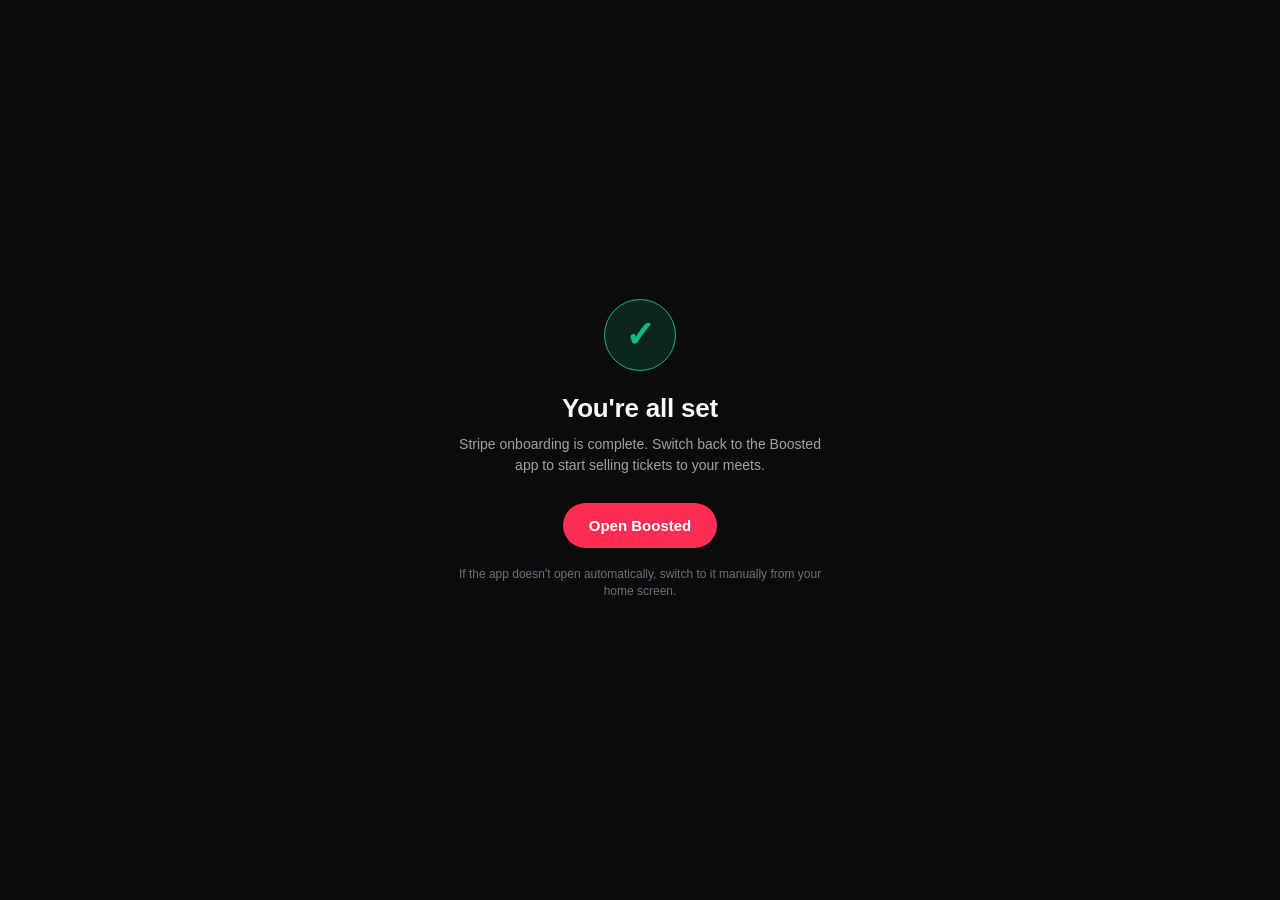
<file: stripe/return/index.html>
<!DOCTYPE html>
<html lang="en">
<head>
  <meta charset="UTF-8">
  <meta name="viewport" content="width=device-width, initial-scale=1.0, viewport-fit=cover">
  <meta name="theme-color" content="#0B0B0B">
  <title>You're all set · Boosted</title>
  <style>
    * { box-sizing: border-box; margin: 0; padding: 0; }
    html, body {
      height: 100%;
      background: #0B0B0B;
      color: #F8FAFC;
      font-family: -apple-system, BlinkMacSystemFont, "SF Pro Text", "Segoe UI", Roboto, sans-serif;
      -webkit-font-smoothing: antialiased;
    }
    body {
      display: flex;
      align-items: center;
      justify-content: center;
      padding: 28px;
      min-height: 100vh;
      min-height: 100dvh;
    }
    .card {
      max-width: 380px;
      text-align: center;
    }
    .badge {
      width: 72px;
      height: 72px;
      border-radius: 50%;
      background: rgba(16, 185, 129, 0.15);
      border: 1px solid #10B981;
      display: flex;
      align-items: center;
      justify-content: center;
      margin: 0 auto 22px;
      color: #10B981;
      font-size: 36px;
      font-weight: 800;
    }
    h1 {
      font-size: 26px;
      font-weight: 800;
      letter-spacing: -0.2px;
    }
    p {
      color: #A1A1AA;
      font-size: 14px;
      line-height: 1.45;
      margin-top: 10px;
    }
    .button {
      display: inline-block;
      margin-top: 28px;
      padding: 14px 26px;
      background: #FF2D55;
      color: #fff;
      font-weight: 700;
      font-size: 15px;
      text-decoration: none;
      border-radius: 999px;
      transition: opacity 0.15s ease;
    }
    .button:active { opacity: 0.7; }
    .hint {
      color: #6B7280;
      font-size: 12px;
      margin-top: 18px;
    }
  </style>
</head>
<body>
  <main class="card">
    <div class="badge" aria-hidden="true">✓</div>
    <h1>You're all set</h1>
    <p>
      Stripe onboarding is complete. Switch back to the Boosted app to start
      selling tickets to your meets.
    </p>
    <a class="button" href="myapp://stripe/return">Open Boosted</a>
    <p class="hint">
      If the app doesn't open automatically, switch to it manually from your
      home screen.
    </p>
  </main>
  <script>
    // Best-effort auto-bounce back to the native app via custom URL scheme.
    // iOS Safari may show a confirm dialog the first time; tapping Open is fine.
    setTimeout(function () {
      try { window.location.href = 'myapp://stripe/return'; } catch (e) {}
    }, 400);
  </script>
</body>
</html>
</file>
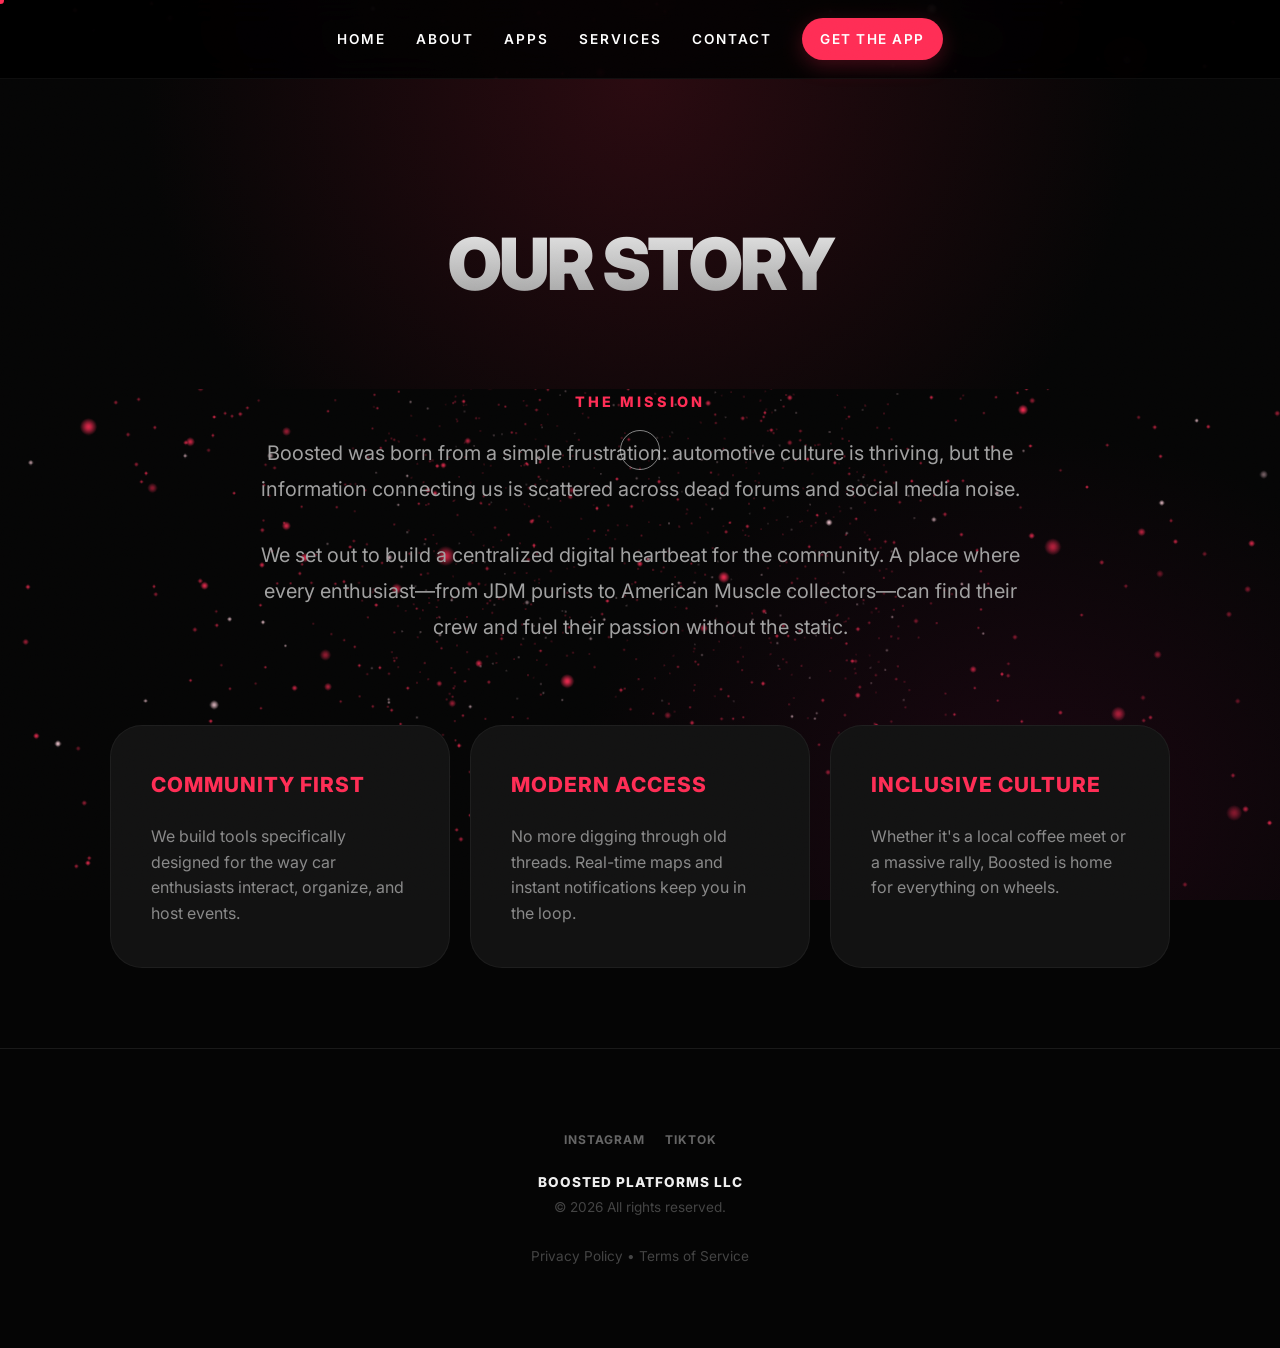
<file: about.html>
<!DOCTYPE html>
<html lang="en">
<head>
    <meta charset="UTF-8">
    <meta name="viewport" content="width=device-width, initial-scale=1.0">

    <title>About Boosted — Our Story & Mission</title>
    <meta name="description" content="Boosted is the centralized digital heartbeat for automotive culture — built so every enthusiast can find their crew and fuel their passion without the noise." />
    <meta name="robots" content="index, follow" />
    <link rel="canonical" href="https://boostedapp.org/about.html" />

    <meta property="og:title" content="About Boosted — Our Story" />
    <meta property="og:description" content="The centralized digital heartbeat for automotive culture. Find your crew and fuel your passion." />
    <meta property="og:type" content="website" />
    <meta property="og:url" content="https://boostedapp.org/about.html" />
    <meta property="og:image" content="https://boostedapp.org/assets/og-image.png" />
    <meta property="og:image:width" content="1200" />
    <meta property="og:image:height" content="630" />
    <meta name="twitter:card" content="summary_large_image" />
    <meta name="twitter:title" content="About Boosted — Our Story" />
    <meta name="twitter:description" content="The centralized digital heartbeat for automotive culture." />
    <meta name="twitter:image" content="https://boostedapp.org/assets/og-image.png" />

    <link rel="icon" type="image/png" sizes="32x32" href="/assets/icon-32.png">
    <link rel="icon" type="image/png" sizes="16x16" href="/assets/icon-16.png">
    <link rel="apple-touch-icon" href="/assets/apple-touch-icon.png">
    <link rel="manifest" href="/site.webmanifest">
    <meta name="theme-color" content="#FF2D55">
    <link rel="preconnect" href="https://fonts.googleapis.com" />
    <link rel="preconnect" href="https://fonts.gstatic.com" crossorigin />
    <link href="https://fonts.googleapis.com/css2?family=Inter:wght@400;700;900&display=swap" rel="stylesheet">
    <link rel="stylesheet" href="/styles.css" />
    <style>
        body { line-height: 1.8; }

        .about-header {
            padding: 120px 20px 60px;
            text-align: center;
            background: radial-gradient(circle at top, #2a0a10 0%, #050505 70%);
        }

        .about-header h1 {
            font-size: clamp(2.5rem, 8vw, 4.5rem);
            letter-spacing: -3px;
            margin: 0;
        }

        .mission-section {
            max-width: 800px;
            margin: 0 auto 60px;
            padding: 0 20px;
            text-align: center;
        }

        .mission-label {
            color: var(--accent);
            text-transform: uppercase;
            letter-spacing: 3px;
            font-weight: 800;
            font-size: 0.9rem;
            margin-bottom: 20px;
            display: block;
        }

        .mission-section p {
            font-size: 1.25rem;
            color: var(--text-secondary);
            margin-bottom: 30px;
        }

        .values-grid {
            display: grid;
            grid-template-columns: repeat(auto-fit, minmax(280px, 1fr));
            gap: 20px;
            max-width: 1100px;
            margin: 80px auto;
            padding: 0 20px;
        }

        .value-card {
            background: var(--card);
            padding: 40px;
            border-radius: 32px;
            border: 1px solid rgba(255,255,255,0.05);
            text-align: left;
            transition: 0.3s ease;
        }

        .value-card:hover {
            border-color: var(--accent);
            transform: translateY(-5px);
        }

        .value-card h3 {
            color: var(--accent);
            margin-top: 0;
            font-size: 1.3rem;
            font-weight: 800;
            text-transform: uppercase;
            letter-spacing: 1px;
        }

        .value-card p {
            color: #888;
            font-size: 1rem;
            margin-bottom: 0;
            line-height: 1.6;
        }
    </style>
    <!-- Privacy-friendly analytics (no cookies). Activates once boostedapp.org is
         registered at plausible.io. Swap or remove this tag if you use a different tool. -->
    <script defer data-domain="boostedapp.org" src="https://plausible.io/js/script.outbound-links.js"></script>
</head>
<body>
    <a href="#main" class="skip-link">Skip to content</a>

    <!-- Immersive background -->
    <div class="bg-atmosphere" aria-hidden="true"></div>
    <canvas id="bg-canvas" aria-hidden="true"></canvas>

    <!-- Custom cursor -->
    <div class="cursor-dot" aria-hidden="true"></div>
    <div class="cursor-ring" aria-hidden="true"></div>

    <nav>
        <a href="/">Home</a>
        <a href="/about.html">About</a>
        <a href="/applications.html">Apps</a>
        <a href="/services.html">Services</a>
        <a href="/contact.html">Contact</a>
        <a class="nav-cta" href="/applications.html">Get the App</a>
    </nav>

    <header class="about-header">
        <h1 class="gradient-heading reveal">Our Story</h1>
    </header>

    <main id="main" class="mission-section">
        <span class="mission-label reveal">The Mission</span>
        <p class="reveal">
            Boosted was born from a simple frustration: automotive culture is thriving, but the information connecting us is scattered across dead forums and social media noise.
        </p>
        <p class="reveal">
            We set out to build a centralized digital heartbeat for the community. A place where every enthusiast—from JDM purists to American Muscle collectors—can find their crew and fuel their passion without the static.
        </p>
    </main>

    <section class="values-grid">
        <div class="value-card reveal">
            <h3>Community First</h3>
            <p>We build tools specifically designed for the way car enthusiasts interact, organize, and host events.</p>
        </div>
        <div class="value-card reveal">
            <h3>Modern Access</h3>
            <p>No more digging through old threads. Real-time maps and instant notifications keep you in the loop.</p>
        </div>
        <div class="value-card reveal">
            <h3>Inclusive Culture</h3>
            <p>Whether it's a local coffee meet or a massive rally, Boosted is home for everything on wheels.</p>
        </div>
    </section>

    <footer>
        <div class="footer-socials">
            <a href="https://www.instagram.com/boosted_platforms?igsh=NTc4MTIwNjQ2YQ==" target="_blank" rel="noopener">Instagram</a>
            <a href="https://www.tiktok.com/@boostedplatforms?_r=1&_t=ZT-92TZxG6OG0N" target="_blank" rel="noopener">TikTok</a>
        </div>
        <span class="llc-name">BOOSTED PLATFORMS LLC</span><br>
        &copy; 2026 All rights reserved. <br><br>
        <div class="footer-legal">
            <a href="/privacy.html">Privacy Policy</a> &bull;
            <a href="/terms.html">Terms of Service</a>
        </div>
    </footer>

    <!-- Three.js (self-hosted so it always loads — powers the boost field). -->
    <script defer src="/assets/three.min.js"></script>
    <script defer src="/assets/immersive.js"></script>
</body>
</html>
</file>
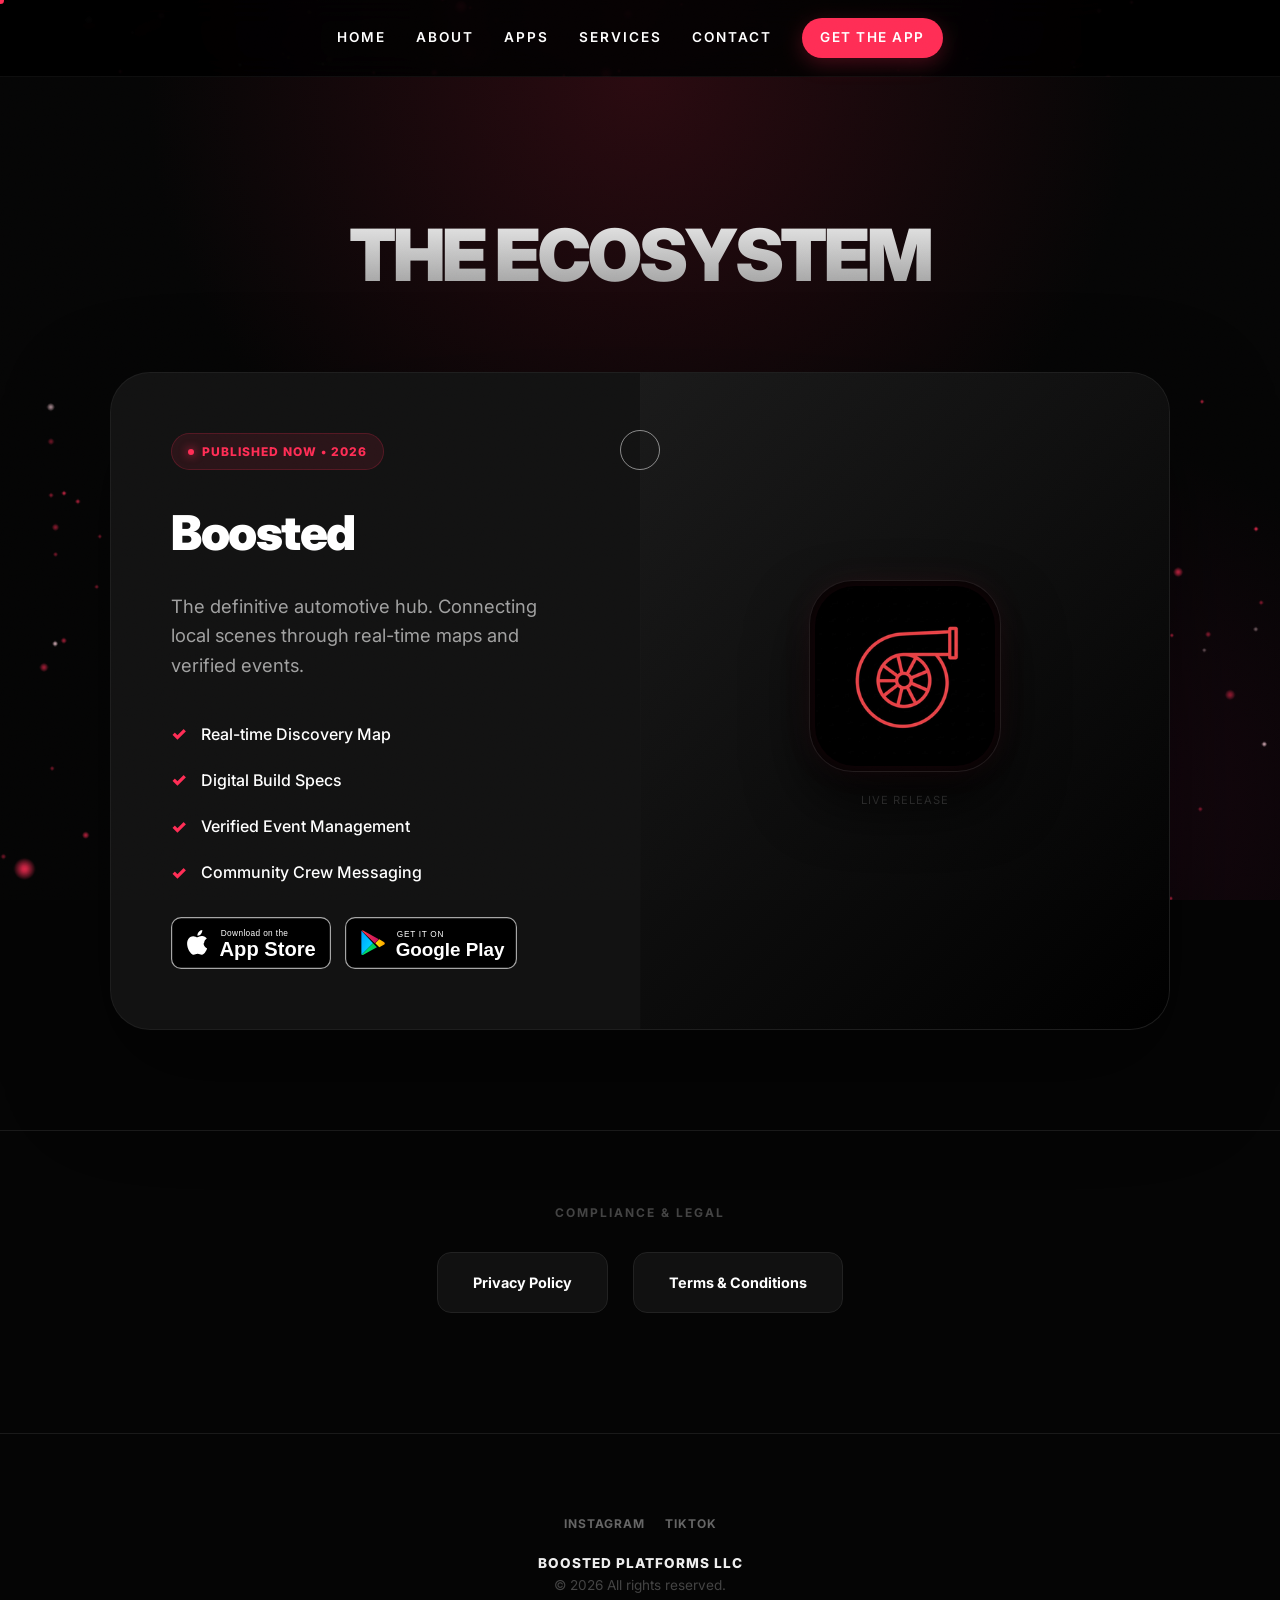
<file: applications.html>
<!DOCTYPE html>
<html lang="en">
<head>
    <meta charset="UTF-8">
    <meta name="viewport" content="width=device-width, initial-scale=1.0">

    <title>Download Boosted — iOS & Android Apps</title>
    <meta name="description" content="Download Boosted for iOS and Android. The definitive automotive hub connecting local scenes through real-time maps and verified events." />
    <meta name="robots" content="index, follow" />
    <link rel="canonical" href="https://boostedapp.org/applications.html" />

    <meta property="og:title" content="Download Boosted — iOS & Android" />
    <meta property="og:description" content="The definitive automotive hub. Connecting local scenes through real-time maps and verified events." />
    <meta property="og:type" content="website" />
    <meta property="og:url" content="https://boostedapp.org/applications.html" />
    <meta property="og:image" content="https://boostedapp.org/assets/og-image.png" />
    <meta property="og:image:width" content="1200" />
    <meta property="og:image:height" content="630" />
    <meta name="twitter:card" content="summary_large_image" />
    <meta name="twitter:title" content="Download Boosted — iOS & Android" />
    <meta name="twitter:description" content="The definitive automotive hub. Real-time maps and verified events." />
    <meta name="twitter:image" content="https://boostedapp.org/assets/og-image.png" />

    <link rel="icon" type="image/png" sizes="32x32" href="/assets/icon-32.png">
    <link rel="icon" type="image/png" sizes="16x16" href="/assets/icon-16.png">
    <link rel="apple-touch-icon" href="/assets/apple-touch-icon.png">
    <link rel="manifest" href="/site.webmanifest">
    <meta name="theme-color" content="#FF2D55">
    <link rel="preconnect" href="https://fonts.googleapis.com" />
    <link rel="preconnect" href="https://fonts.gstatic.com" crossorigin />
    <link href="https://fonts.googleapis.com/css2?family=Inter:wght@400;700;900&display=swap" rel="stylesheet">
    <link rel="stylesheet" href="/styles.css" />
    <style>
        /* Page Header */
        .page-header {
            padding: 120px 20px 60px;
            text-align: center;
            background: radial-gradient(circle at top, #2a0a10 0%, #050505 70%);
        }

        .page-header h1 {
            font-size: clamp(2.5rem, 8vw, 4.5rem);
            letter-spacing: -3px;
            margin: 0;
        }

        /* App Showcase Card */
        .app-showcase {
            max-width: 1100px;
            margin: 0 auto 100px;
            padding: 0 20px;
        }

        .app-card {
            background: var(--card);
            border-radius: 40px;
            border: 1px solid rgba(255,255,255,0.05);
            display: grid;
            grid-template-columns: 1fr 1fr;
            overflow: hidden;
            align-items: center;
            box-shadow: 0 40px 100px rgba(0,0,0,0.5);
        }

        .app-content { padding: 60px; }

        .status-badge {
            display: inline-flex;
            align-items: center;
            gap: 8px;
            background: rgba(255, 45, 85, 0.1);
            color: var(--accent);
            padding: 8px 16px;
            border-radius: 100px;
            font-size: 0.75rem;
            font-weight: 800;
            text-transform: uppercase;
            letter-spacing: 1px;
            margin-bottom: 25px;
            border: 1px solid rgba(255, 45, 85, 0.2);
        }

        .status-dot { width: 6px; height: 6px; background: var(--accent); border-radius: 50%; box-shadow: 0 0 10px var(--accent); }

        .app-content h2 { font-size: 3rem; margin: 0 0 20px 0; font-weight: 900; letter-spacing: -1.5px; }

        .app-content p { color: var(--text-secondary); font-size: 1.15rem; margin-bottom: 40px; max-width: 450px; }

        .feature-list { list-style: none; padding: 0; margin: 0; }
        .feature-list li { display: flex; align-items: center; gap: 15px; margin-bottom: 18px; color: #fff; font-weight: 500; }
        .feature-list li::before { content: '✓'; color: var(--accent); font-weight: 900; font-size: 1.1rem; }

        .store-badges { margin-top: 30px; }

        .app-visual {
            background: linear-gradient(135deg, #1a1a1a 0%, #000 100%);
            height: 100%;
            display: flex;
            flex-direction: column;
            align-items: center;
            justify-content: center;
            border-left: 1px solid rgba(255,255,255,0.05);
            min-height: 500px;
            position: relative;
        }

        .icon-container {
            position: relative;
            padding: 5px;
            background: #000;
            border-radius: 44px;
            border: 1px solid rgba(255,255,255,0.1);
            box-shadow: 0 30px 60px rgba(0,0,0,0.8);
        }

        .visual-placeholder {
            width: 180px;
            height: 180px;
            border-radius: 40px;
            display: block;
            object-fit: cover;
            filter: drop-shadow(0 0 15px rgba(255, 45, 85, 0.1));
        }

        /* Compliance & Legal */
        .legal-footer {
            text-align: center;
            padding: 60px 20px 120px;
            border-top: 1px solid #1a1a1a;
        }

        .legal-footer h3 {
            color: #444;
            text-transform: uppercase;
            font-size: 0.75rem;
            letter-spacing: 2px;
            margin-bottom: 30px;
        }

        .legal-links {
            display: flex;
            justify-content: center;
            gap: 25px;
            flex-wrap: wrap;
        }

        .legal-link-card {
            background: #111;
            padding: 18px 35px;
            border-radius: 14px;
            text-decoration: none;
            color: #fff;
            font-weight: 700;
            font-size: 0.9rem;
            border: 1px solid #222;
            transition: all 0.3s ease;
        }

        .legal-link-card:hover, .legal-link-card:focus-visible {
            border-color: var(--accent);
            background: #180508;
            transform: translateY(-4px);
            box-shadow: 0 10px 20px rgba(255, 45, 85, 0.1);
        }

        @media (max-width: 900px) {
            .app-card { grid-template-columns: 1fr; }
            .app-content { padding: 40px; text-align: center; }
            .app-content p { margin: 0 auto 40px; }
            .feature-list { display: inline-block; text-align: left; }
            .app-visual { border-left: none; border-top: 1px solid rgba(255,255,255,0.05); min-height: 400px;}
            .store-badges { justify-content: center; }
        }
    </style>
    <!-- Privacy-friendly analytics (no cookies). Activates once boostedapp.org is
         registered at plausible.io. Swap or remove this tag if you use a different tool. -->
    <script defer data-domain="boostedapp.org" src="https://plausible.io/js/script.outbound-links.js"></script>
</head>
<body>
    <a href="#main" class="skip-link">Skip to content</a>

    <!-- Immersive background -->
    <div class="bg-atmosphere" aria-hidden="true"></div>
    <canvas id="bg-canvas" aria-hidden="true"></canvas>

    <!-- Custom cursor -->
    <div class="cursor-dot" aria-hidden="true"></div>
    <div class="cursor-ring" aria-hidden="true"></div>

    <nav>
        <a href="/">Home</a>
        <a href="/about.html">About</a>
        <a href="/applications.html">Apps</a>
        <a href="/services.html">Services</a>
        <a href="/contact.html">Contact</a>
        <a class="nav-cta" href="/applications.html">Get the App</a>
    </nav>

    <header class="page-header">
        <h1 class="gradient-heading reveal">The Ecosystem</h1>
    </header>

    <main id="main" class="app-showcase">
        <div class="app-card reveal">
            <div class="app-content">
                <div class="status-badge"><div class="status-dot"></div>Published Now • 2026</div>
                <h2>Boosted</h2>
                <p>The definitive automotive hub. Connecting local scenes through real-time maps and verified events.</p>
                <ul class="feature-list">
                    <li>Real-time Discovery Map</li>
                    <li>Digital Build Specs</li>
                    <li>Verified Event Management</li>
                    <li>Community Crew Messaging</li>
                </ul>
                <div class="store-badges">
                    <a class="magnetic" href="https://apps.apple.com/us/app/boosted-car-community/id6758597611" target="_blank" rel="noopener noreferrer">
                        <img src="/assets/badge-appstore.svg" alt="Download Boosted on the App Store" />
                    </a>
                    <a class="magnetic" href="https://play.google.com/store/apps/details?id=com.kuzynx.boostedfinalv2" target="_blank" rel="noopener noreferrer">
                        <img src="/assets/badge-googleplay.svg" alt="Get Boosted on Google Play" />
                    </a>
                </div>
            </div>

            <div class="app-visual">
                <div class="icon-container">
                    <img src="/assets/logo-256.png" alt="Boosted app icon" class="visual-placeholder" width="180" height="180">
                </div>
                <p style="color: #444; font-size: 0.7rem; margin-top: 20px; text-transform: uppercase; letter-spacing: 1px;">Live Release</p>
            </div>
        </div>
    </main>

    <section class="legal-footer reveal">
        <h3>Compliance & Legal</h3>
        <div class="legal-links">
            <a href="/privacy.html" class="legal-link-card">Privacy Policy</a>
            <a href="/terms.html" class="legal-link-card">Terms &amp; Conditions</a>
        </div>
    </section>

    <footer>
        <div class="footer-socials">
            <a href="https://www.instagram.com/boosted_platforms?igsh=NTc4MTIwNjQ2YQ==" target="_blank" rel="noopener">Instagram</a>
            <a href="https://www.tiktok.com/@boostedplatforms?_r=1&_t=ZT-92TZxG6OG0N" target="_blank" rel="noopener">TikTok</a>
        </div>
        <span class="llc-name">BOOSTED PLATFORMS LLC</span><br>
        &copy; 2026 All rights reserved.
    </footer>

    <!-- Three.js (self-hosted so it always loads — powers the boost field). -->
    <script defer src="/assets/three.min.js"></script>
    <script defer src="/assets/immersive.js"></script>
</body>
</html>
</file>
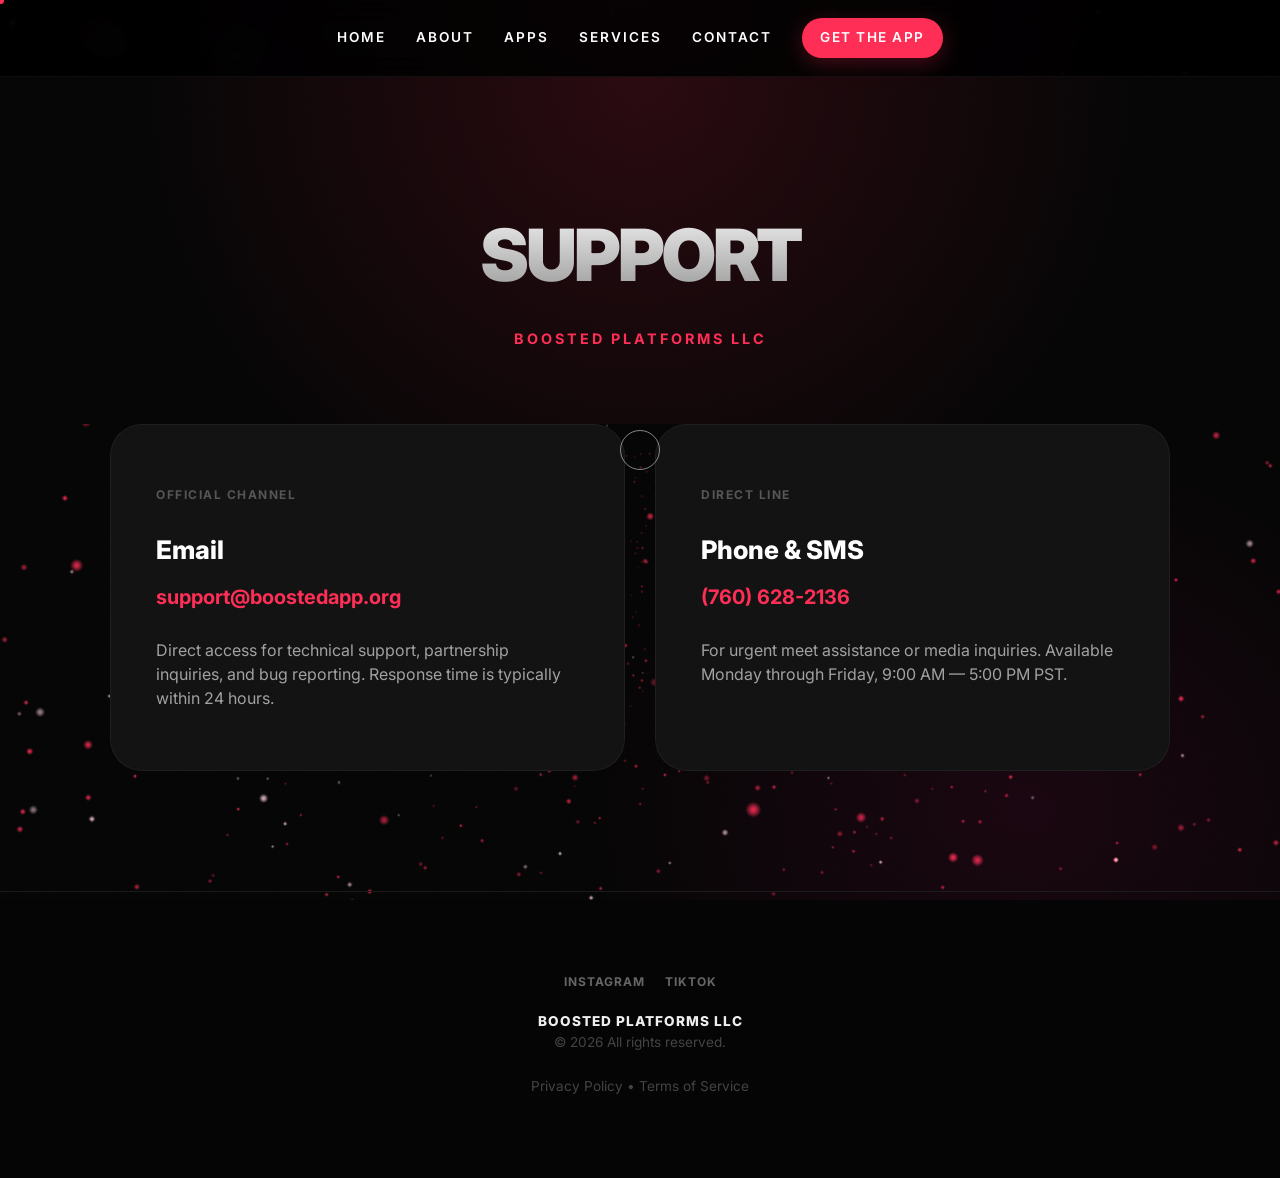
<file: contact.html>
<!DOCTYPE html>
<html lang="en">
<head>
    <meta charset="UTF-8">
    <meta name="viewport" content="width=device-width, initial-scale=1.0">

    <title>Contact & Support — Boosted</title>
    <meta name="description" content="Get in touch with Boosted Platforms LLC. Email or call our support team for technical help, partnership inquiries, and media requests." />
    <meta name="robots" content="index, follow" />
    <link rel="canonical" href="https://boostedapp.org/contact.html" />

    <meta property="og:title" content="Contact & Support — Boosted" />
    <meta property="og:description" content="Get in touch with Boosted Platforms LLC for support, partnerships, and media inquiries." />
    <meta property="og:type" content="website" />
    <meta property="og:url" content="https://boostedapp.org/contact.html" />
    <meta property="og:image" content="https://boostedapp.org/assets/og-image.png" />
    <meta property="og:image:width" content="1200" />
    <meta property="og:image:height" content="630" />
    <meta name="twitter:card" content="summary_large_image" />
    <meta name="twitter:title" content="Contact & Support — Boosted" />
    <meta name="twitter:description" content="Get in touch with Boosted Platforms LLC." />
    <meta name="twitter:image" content="https://boostedapp.org/assets/og-image.png" />

    <link rel="icon" type="image/png" sizes="32x32" href="/assets/icon-32.png">
    <link rel="icon" type="image/png" sizes="16x16" href="/assets/icon-16.png">
    <link rel="apple-touch-icon" href="/assets/apple-touch-icon.png">
    <link rel="manifest" href="/site.webmanifest">
    <meta name="theme-color" content="#FF2D55">
    <link rel="preconnect" href="https://fonts.googleapis.com" />
    <link rel="preconnect" href="https://fonts.gstatic.com" crossorigin />
    <link href="https://fonts.googleapis.com/css2?family=Inter:wght@400;700;900&display=swap" rel="stylesheet">
    <link rel="stylesheet" href="/styles.css" />
    <style>
        .support-hero {
            padding: 120px 20px 60px;
            text-align: center;
            background: radial-gradient(circle at top, #2a0a10 0%, #050505 70%);
        }

        .support-hero h1 {
            font-size: clamp(2.5rem, 8vw, 4.5rem);
            letter-spacing: -3px;
            margin: 0;
        }

        .support-hero p {
            color: var(--accent);
            font-weight: 700;
            text-transform: uppercase;
            letter-spacing: 3px;
            font-size: 0.9rem;
            margin-top: 15px;
        }

        .contact-container {
            max-width: 1100px;
            margin: 0 auto 120px;
            padding: 0 20px;
            display: grid;
            grid-template-columns: repeat(auto-fit, minmax(320px, 1fr));
            gap: 30px;
        }

        .contact-card {
            background: var(--card);
            padding: 60px 45px;
            border-radius: 32px;
            border: 1px solid rgba(255,255,255,0.05);
            transition: all 0.4s cubic-bezier(0.175, 0.885, 0.32, 1.275);
        }

        .contact-card:hover {
            border-color: var(--accent);
            background: #181818;
            transform: translateY(-8px);
            box-shadow: 0 20px 40px rgba(0,0,0,0.4);
        }

        .contact-card h3 {
            color: #fff;
            font-size: 1.6rem;
            margin: 0 0 10px 0;
            font-weight: 800;
        }

        .contact-card .subtitle {
            color: #555;
            text-transform: uppercase;
            font-size: 0.75rem;
            font-weight: 700;
            letter-spacing: 1.5px;
            margin-bottom: 25px;
            display: block;
        }

        .contact-link {
            display: inline-block;
            color: var(--accent);
            font-size: 1.25rem;
            font-weight: 700;
            text-decoration: none;
            margin-bottom: 25px;
            word-break: break-all;
            transition: 0.2s;
        }

        .contact-link:hover {
            filter: brightness(1.2);
            text-decoration: underline;
        }

        .contact-card p {
            color: var(--text-secondary);
            font-size: 1rem;
            margin: 0;
            line-height: 1.5;
        }
    </style>
    <!-- Privacy-friendly analytics (no cookies). Activates once boostedapp.org is
         registered at plausible.io. Swap or remove this tag if you use a different tool. -->
    <script defer data-domain="boostedapp.org" src="https://plausible.io/js/script.outbound-links.js"></script>
</head>
<body>
    <a href="#main" class="skip-link">Skip to content</a>

    <!-- Immersive background -->
    <div class="bg-atmosphere" aria-hidden="true"></div>
    <canvas id="bg-canvas" aria-hidden="true"></canvas>

    <!-- Custom cursor -->
    <div class="cursor-dot" aria-hidden="true"></div>
    <div class="cursor-ring" aria-hidden="true"></div>

    <nav>
        <a href="/">Home</a>
        <a href="/about.html">About</a>
        <a href="/applications.html">Apps</a>
        <a href="/services.html">Services</a>
        <a href="/contact.html">Contact</a>
        <a class="nav-cta" href="/applications.html">Get the App</a>
    </nav>

    <div class="support-hero">
        <h1 class="gradient-heading reveal">Support</h1>
        <p class="reveal">Boosted Platforms LLC</p>
    </div>

    <main id="main" class="contact-container">
        <div class="contact-card reveal">
            <span class="subtitle">Official Channel</span>
            <h3>Email</h3>
            <a href="mailto:support@boostedapp.org" class="contact-link">support@boostedapp.org</a>
            <p>Direct access for technical support, partnership inquiries, and bug reporting. Response time is typically within 24 hours.</p>
        </div>

        <div class="contact-card reveal">
            <span class="subtitle">Direct Line</span>
            <h3>Phone & SMS</h3>
            <a href="tel:7606282136" class="contact-link">(760) 628-2136</a>
            <p>For urgent meet assistance or media inquiries. Available Monday through Friday, 9:00 AM — 5:00 PM PST.</p>
        </div>
    </main>

    <footer>
        <div class="footer-socials">
            <a href="https://www.instagram.com/boosted_platforms?igsh=NTc4MTIwNjQ2YQ==" target="_blank" rel="noopener">Instagram</a>
            <a href="https://www.tiktok.com/@boostedplatforms?_r=1&_t=ZT-92TZxG6OG0N" target="_blank" rel="noopener">TikTok</a>
        </div>
        <span class="llc-name">BOOSTED PLATFORMS LLC</span><br>
        &copy; 2026 All rights reserved. <br><br>
        <div class="footer-legal">
            <a href="/privacy.html">Privacy Policy</a> &bull;
            <a href="/terms.html">Terms of Service</a>
        </div>
    </footer>

    <!-- Three.js (self-hosted so it always loads — powers the boost field). -->
    <script defer src="/assets/three.min.js"></script>
    <script defer src="/assets/immersive.js"></script>
</body>
</html>
</file>
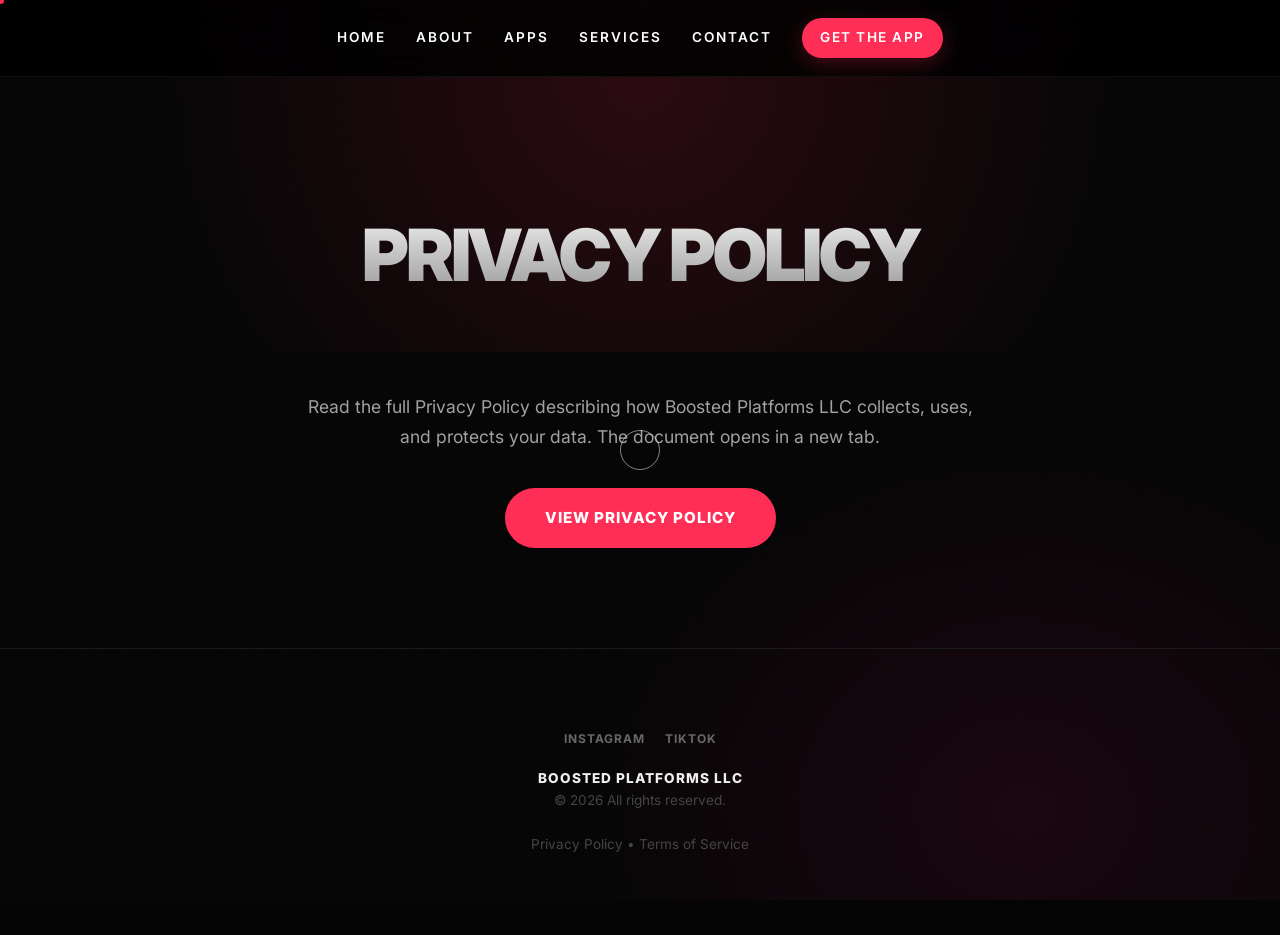
<file: privacy.html>
<!DOCTYPE html>
<html lang="en">
<head>
    <meta charset="UTF-8">
    <meta name="viewport" content="width=device-width, initial-scale=1.0">

    <title>Privacy Policy — Boosted</title>
    <meta name="description" content="How Boosted Platforms LLC collects, uses, and protects your data across the Boosted app and website." />
    <meta name="robots" content="index, follow" />
    <link rel="canonical" href="https://boostedapp.org/privacy.html" />

    <meta property="og:title" content="Privacy Policy — Boosted" />
    <meta property="og:description" content="How Boosted Platforms LLC collects, uses, and protects your data." />
    <meta property="og:type" content="website" />
    <meta property="og:url" content="https://boostedapp.org/privacy.html" />
    <meta property="og:image" content="https://boostedapp.org/assets/og-image.png" />
    <meta property="og:image:width" content="1200" />
    <meta property="og:image:height" content="630" />
    <meta name="twitter:card" content="summary_large_image" />
    <meta name="twitter:title" content="Privacy Policy — Boosted" />
    <meta name="twitter:description" content="How Boosted Platforms LLC collects, uses, and protects your data." />
    <meta name="twitter:image" content="https://boostedapp.org/assets/og-image.png" />

    <link rel="icon" type="image/png" sizes="32x32" href="/assets/icon-32.png">
    <link rel="icon" type="image/png" sizes="16x16" href="/assets/icon-16.png">
    <link rel="apple-touch-icon" href="/assets/apple-touch-icon.png">
    <link rel="manifest" href="/site.webmanifest">
    <meta name="theme-color" content="#FF2D55">
    <link rel="preconnect" href="https://fonts.googleapis.com" />
    <link rel="preconnect" href="https://fonts.gstatic.com" crossorigin />
    <link href="https://fonts.googleapis.com/css2?family=Inter:wght@400;700;900&display=swap" rel="stylesheet">
    <link rel="stylesheet" href="/styles.css" />
    <style>
        .legal-hero {
            padding: 120px 20px 40px;
            text-align: center;
            background: radial-gradient(circle at top, #2a0a10 0%, #050505 70%);
        }

        .legal-hero h1 {
            font-size: clamp(2.5rem, 8vw, 4.5rem);
            letter-spacing: -3px;
            margin: 0;
        }

        .legal-body {
            max-width: 720px;
            margin: 0 auto 100px;
            padding: 40px 24px 0;
            text-align: center;
        }

        .legal-body p {
            color: var(--text-secondary);
            font-size: 1.1rem;
            line-height: 1.7;
            margin: 0 auto 36px;
        }

        .legal-cta {
            display: inline-block;
            background: var(--accent);
            color: #fff;
            text-decoration: none;
            font-weight: 800;
            text-transform: uppercase;
            letter-spacing: 1px;
            font-size: 0.95rem;
            padding: 18px 40px;
            border-radius: 999px;
            transition: transform 0.18s ease, box-shadow 0.18s ease;
        }
        .legal-cta:hover,
        .legal-cta:focus-visible {
            transform: translateY(-3px);
            box-shadow: 0 12px 30px rgba(255, 45, 85, 0.25);
        }
    </style>
    <script defer data-domain="boostedapp.org" src="https://plausible.io/js/script.outbound-links.js"></script>
</head>
<body>
    <a href="#main" class="skip-link">Skip to content</a>

    <!-- Immersive background + custom cursor -->
    <div class="bg-atmosphere" aria-hidden="true"></div>
    <div class="cursor-dot" aria-hidden="true"></div>
    <div class="cursor-ring" aria-hidden="true"></div>

    <nav>
        <a href="/">Home</a>
        <a href="/about.html">About</a>
        <a href="/applications.html">Apps</a>
        <a href="/services.html">Services</a>
        <a href="/contact.html">Contact</a>
        <a class="nav-cta" href="/applications.html">Get the App</a>
    </nav>

    <header class="legal-hero">
        <h1 class="gradient-heading reveal">Privacy Policy</h1>
    </header>

    <main id="main" class="legal-body">
        <p class="reveal">
            Read the full Privacy Policy describing how Boosted Platforms LLC collects, uses,
            and protects your data. The document opens in a new tab.
        </p>
        <a class="legal-cta magnetic reveal" href="https://app.termly.io/policy-viewer/policy.html?policyUUID=162e6f97-2807-4381-bfc6-731c53833011" target="_blank" rel="noopener">View Privacy Policy</a>
    </main>

    <footer>
        <div class="footer-socials">
            <a href="https://www.instagram.com/boosted_platforms?igsh=NTc4MTIwNjQ2YQ==" target="_blank" rel="noopener">Instagram</a>
            <a href="https://www.tiktok.com/@boostedplatforms?_r=1&_t=ZT-92TZxG6OG0N" target="_blank" rel="noopener">TikTok</a>
        </div>
        <span class="llc-name">BOOSTED PLATFORMS LLC</span><br>
        &copy; 2026 All rights reserved. <br><br>
        <div class="footer-legal">
            <a href="/privacy.html">Privacy Policy</a> &bull;
            <a href="/terms.html">Terms of Service</a>
        </div>
    </footer>

    <script defer src="/assets/immersive.js"></script>
</body>
</html>
</file>
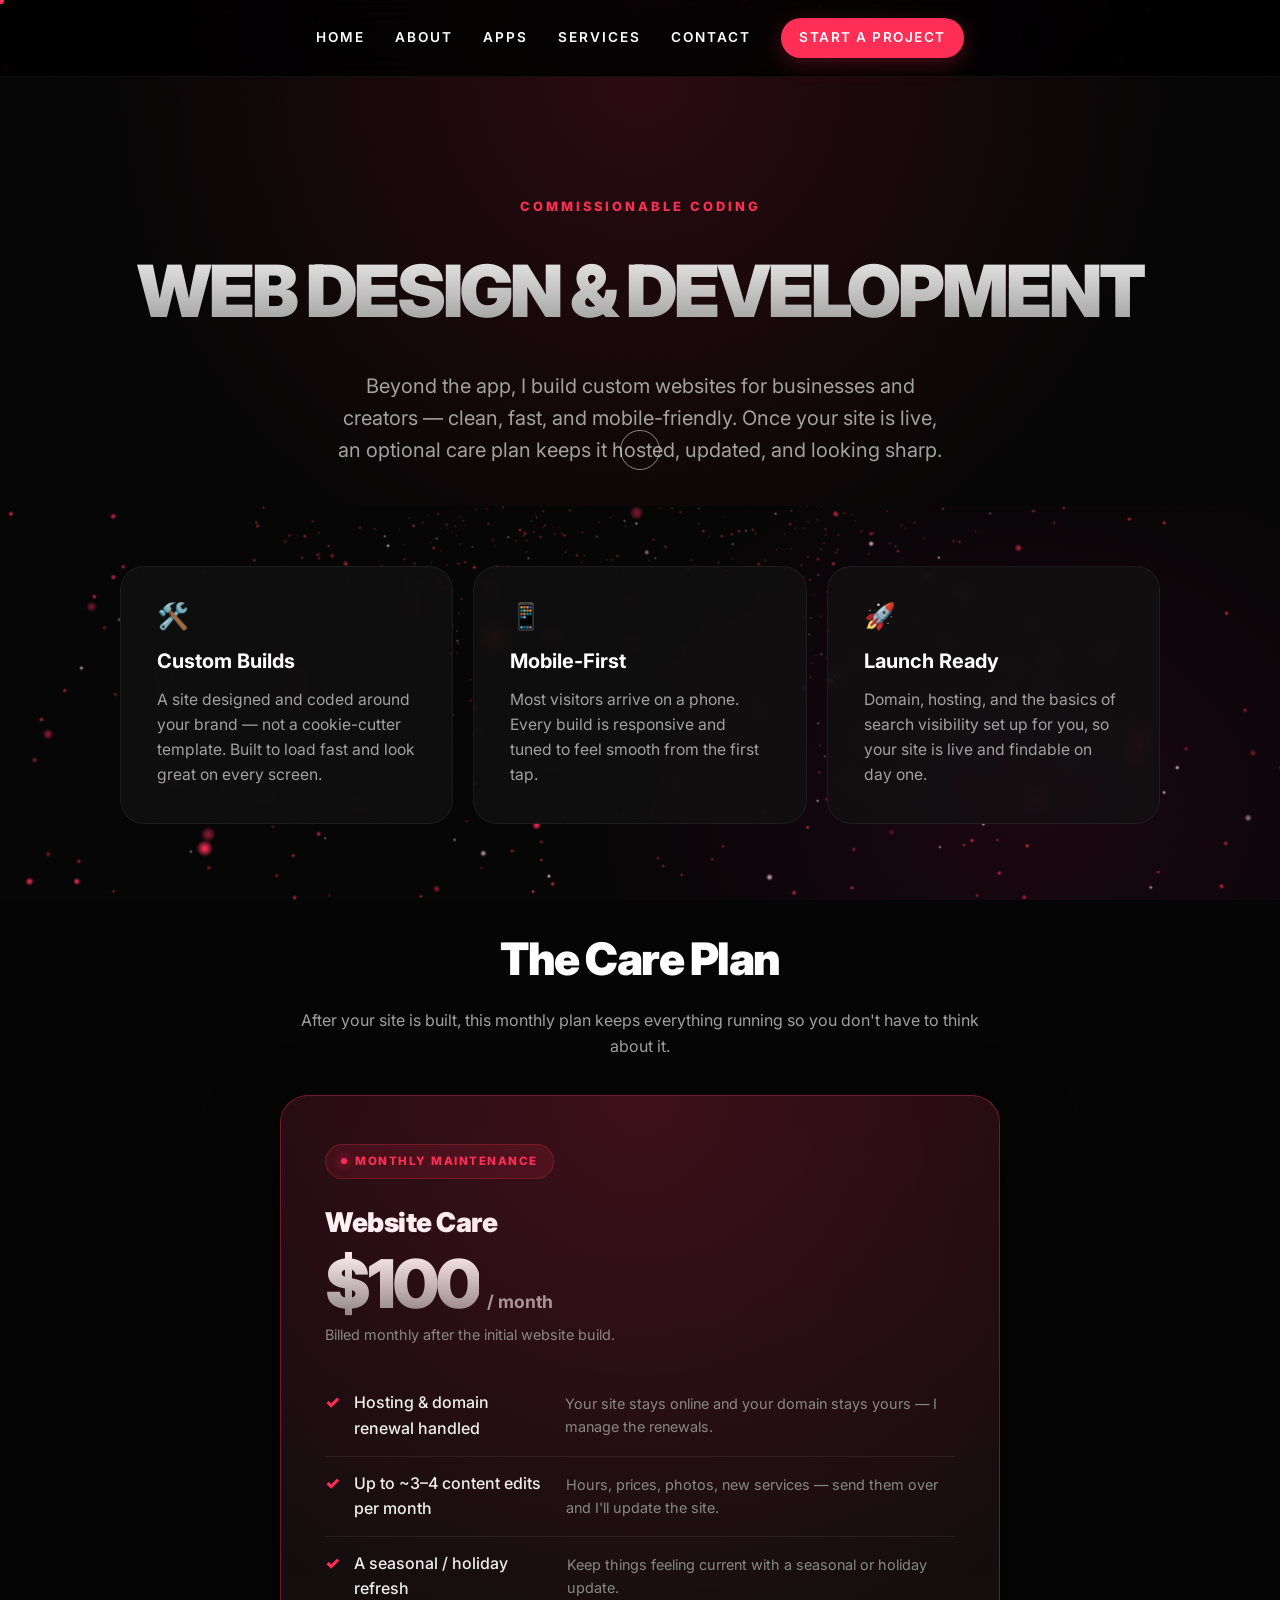
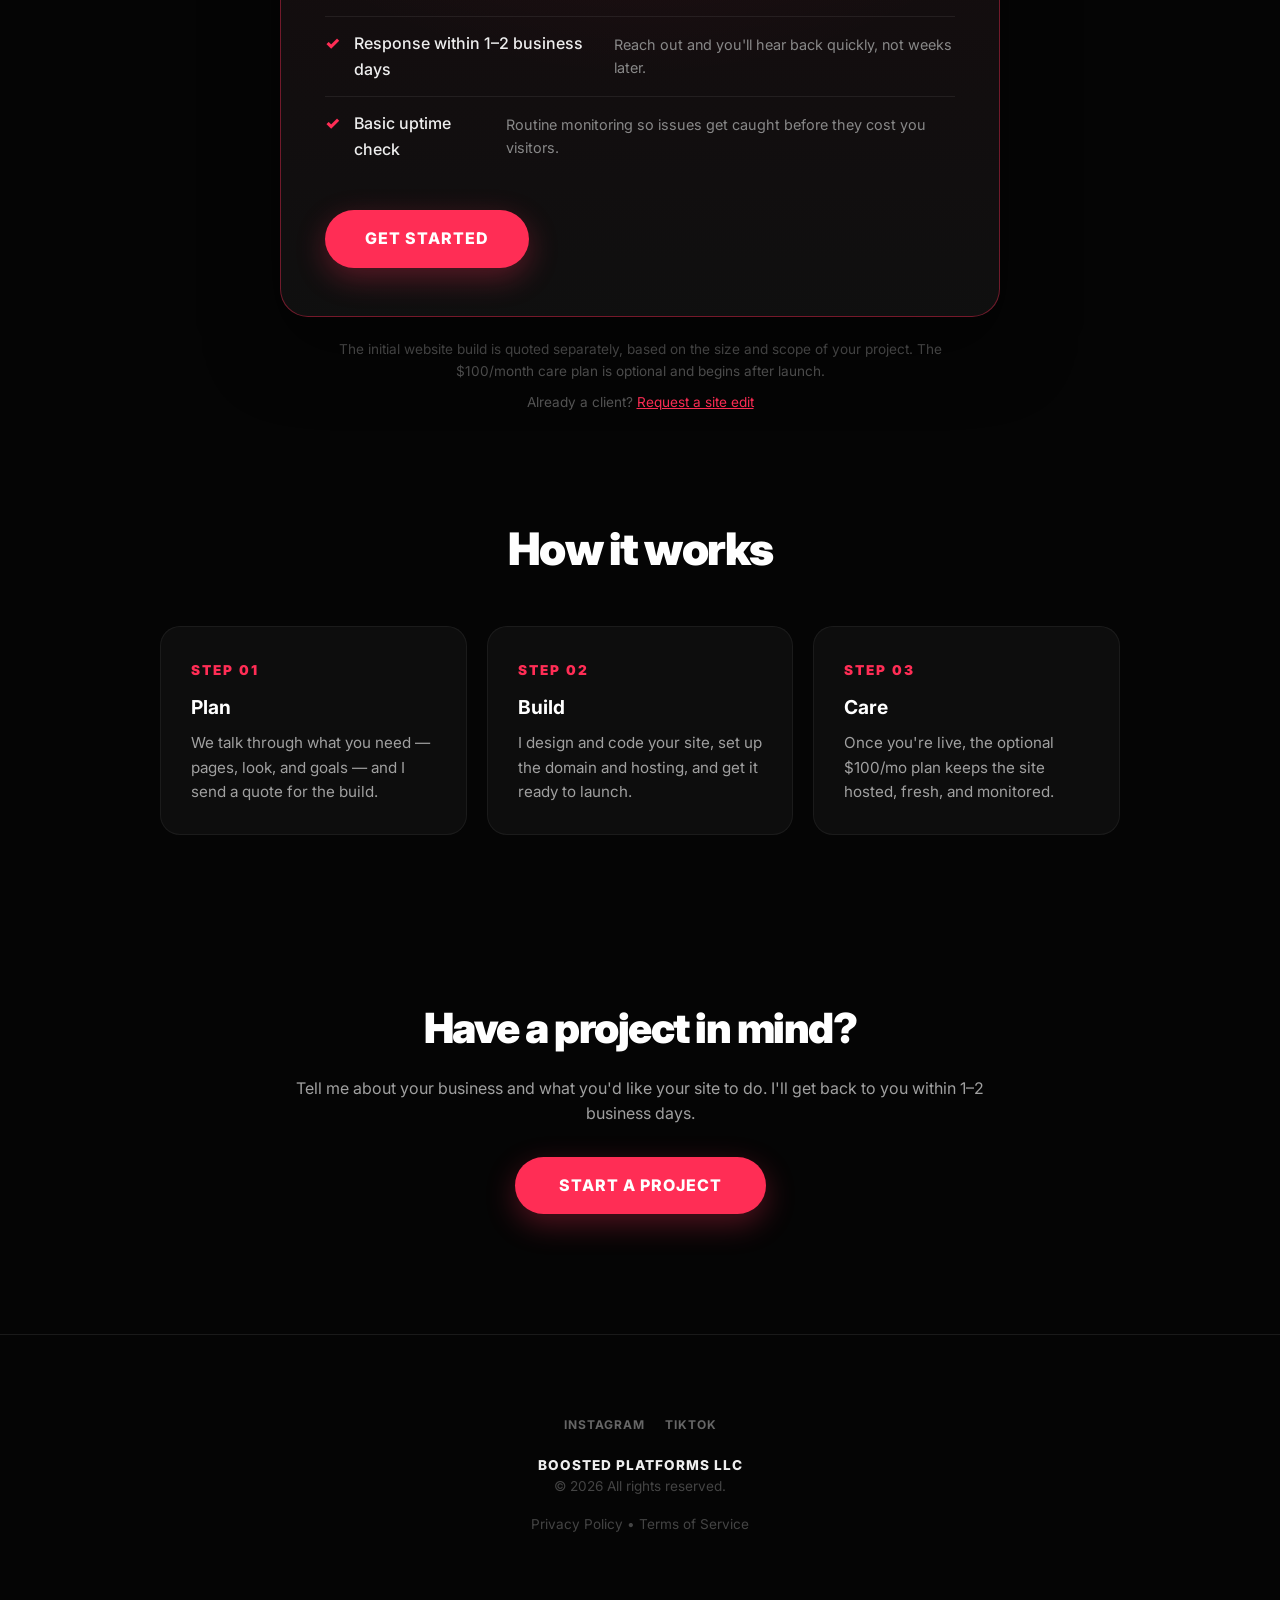
<file: services.html>
<!DOCTYPE html>
<html lang="en">
<head>
    <meta charset="UTF-8" />
    <meta name="viewport" content="width=device-width, initial-scale=1.0" />

    <!-- Primary SEO -->
    <title>Web Design & Development — Boosted Platforms</title>
    <meta name="description" content="Commissionable coding by Boosted Platforms LLC. Custom websites built for small businesses and creators, plus an optional $100/mo care plan that keeps your site hosted, updated, and online." />
    <meta name="robots" content="index, follow" />
    <link rel="canonical" href="https://boostedapp.org/services.html" />

    <meta property="og:title" content="Web Design & Development — Boosted Platforms" />
    <meta property="og:description" content="Custom websites for clients, plus a $100/mo care plan that handles hosting, edits, refreshes, and uptime." />
    <meta property="og:type" content="website" />
    <meta property="og:url" content="https://boostedapp.org/services.html" />
    <meta property="og:image" content="https://boostedapp.org/assets/og-image.png" />
    <meta property="og:image:width" content="1200" />
    <meta property="og:image:height" content="630" />
    <meta name="twitter:card" content="summary_large_image" />
    <meta name="twitter:title" content="Web Design & Development — Boosted Platforms" />
    <meta name="twitter:description" content="Custom websites for clients, plus a $100/mo care plan." />
    <meta name="twitter:image" content="https://boostedapp.org/assets/og-image.png" />

    <link rel="icon" type="image/png" sizes="32x32" href="/assets/icon-32.png" />
    <link rel="icon" type="image/png" sizes="16x16" href="/assets/icon-16.png" />
    <link rel="apple-touch-icon" href="/assets/apple-touch-icon.png" />
    <link rel="manifest" href="/site.webmanifest" />
    <meta name="theme-color" content="#FF2D55" />
    <link rel="preconnect" href="https://fonts.googleapis.com" />
    <link rel="preconnect" href="https://fonts.gstatic.com" crossorigin />
    <link href="https://fonts.googleapis.com/css2?family=Inter:wght@400;700;900&display=swap" rel="stylesheet" />
    <link rel="stylesheet" href="/styles.css" />
    <style>
        /* Page header */
        .page-header {
            padding: 120px 20px 40px;
            text-align: center;
            background: radial-gradient(circle at top, #2a0a10 0%, #050505 70%);
        }
        .page-header h1 {
            font-size: clamp(2.5rem, 8vw, 4.5rem);
            letter-spacing: -3px;
            margin: 0;
        }
        .page-header .eyebrow {
            color: var(--accent);
            font-weight: 800;
            text-transform: uppercase;
            letter-spacing: 3px;
            font-size: 0.8rem;
            margin: 0 0 16px;
        }
        .page-header .lede {
            color: var(--text-secondary);
            font-size: clamp(1rem, 3.5vw, 1.25rem);
            max-width: 620px;
            margin: 22px auto 0;
        }

        section { position: relative; z-index: 1; }

        /* What I build */
        .build-grid {
            display: grid;
            grid-template-columns: repeat(auto-fit, minmax(260px, 1fr));
            gap: 20px;
            max-width: 1080px;
            margin: 60px auto 0;
            padding: 0 20px;
        }
        .build-card {
            background: rgba(18,18,18,0.7);
            backdrop-filter: blur(8px);
            -webkit-backdrop-filter: blur(8px);
            padding: 36px;
            border-radius: 24px;
            border: 1px solid rgba(255,255,255,0.06);
            transition: border-color 0.3s, transform 0.3s;
        }
        .build-card:hover { border-color: var(--accent); transform: translateY(-6px); }
        .build-card h3 { margin: 0 0 10px; font-size: 1.25rem; }
        .build-card p { margin: 0; color: var(--text-secondary); font-size: 0.98rem; }
        .build-card .ico {
            font-size: 1.6rem;
            line-height: 1;
            margin-bottom: 16px;
            display: block;
        }

        /* Pricing / care plan */
        .pricing {
            max-width: 760px;
            margin: 100px auto 0;
            padding: 0 20px;
        }
        .pricing-head { text-align: center; margin-bottom: 36px; }
        .pricing-head h2 {
            font-size: clamp(1.8rem, 5vw, 2.8rem);
            font-weight: 900;
            letter-spacing: -1.5px;
            margin: 0 0 12px;
        }
        .pricing-head p { color: var(--text-secondary); margin: 0; }

        .plan-card {
            position: relative;
            background: linear-gradient(180deg, rgba(30,12,16,0.85) 0%, rgba(18,18,18,0.85) 100%);
            backdrop-filter: blur(10px);
            -webkit-backdrop-filter: blur(10px);
            border: 1px solid rgba(255,45,85,0.4);
            border-radius: 28px;
            padding: 48px 44px;
            box-shadow: 0 30px 70px rgba(0,0,0,0.5);
            overflow: hidden;
        }
        .plan-card::before {
            content: '';
            position: absolute;
            inset: 0;
            background: radial-gradient(circle at 50% 0%, rgba(255,45,85,0.16), transparent 65%);
            pointer-events: none;
        }
        .plan-badge {
            display: inline-flex;
            align-items: center;
            gap: 8px;
            background: rgba(255,45,85,0.12);
            color: var(--accent);
            padding: 7px 15px;
            border-radius: 100px;
            font-size: 0.72rem;
            font-weight: 800;
            text-transform: uppercase;
            letter-spacing: 1.5px;
            border: 1px solid rgba(255,45,85,0.25);
            position: relative;
        }
        .status-dot { width: 6px; height: 6px; background: var(--accent); border-radius: 50%; box-shadow: 0 0 10px var(--accent); }
        .plan-name {
            font-size: 1.7rem;
            font-weight: 900;
            letter-spacing: -0.5px;
            margin: 22px 0 6px;
        }
        .plan-price {
            display: flex;
            align-items: baseline;
            gap: 8px;
            margin: 0 0 6px;
        }
        .plan-price .amount {
            font-size: clamp(3rem, 12vw, 4.2rem);
            font-weight: 900;
            letter-spacing: -3px;
            line-height: 1;
            background: linear-gradient(to bottom, #fff, #888);
            -webkit-background-clip: text;
            background-clip: text;
            -webkit-text-fill-color: transparent;
        }
        .plan-price .per { color: var(--text-secondary); font-weight: 700; font-size: 1.1rem; }
        .plan-note { color: #888; font-size: 0.9rem; margin: 0 0 30px; position: relative; }

        .plan-list { list-style: none; padding: 0; margin: 0 0 34px; position: relative; }
        .plan-list li {
            display: flex;
            align-items: flex-start;
            gap: 14px;
            padding: 14px 0;
            border-top: 1px solid rgba(255,255,255,0.07);
            color: #eee;
            font-weight: 500;
        }
        .plan-list li:first-child { border-top: none; }
        .plan-list li::before {
            content: '✓';
            color: var(--accent);
            font-weight: 900;
            font-size: 1.05rem;
            line-height: 1.5;
            flex-shrink: 0;
        }
        .plan-list li span { color: #888; font-weight: 400; display: block; font-size: 0.9rem; margin-top: 2px; }

        .plan-cta {
            display: inline-block;
            background: var(--accent);
            color: #fff;
            padding: 16px 40px;
            border-radius: 50px;
            text-decoration: none;
            font-weight: 800;
            text-transform: uppercase;
            letter-spacing: 1px;
            box-shadow: 0 10px 30px rgba(255,45,85,0.3);
            transition: 0.3s;
            position: relative;
        }
        .plan-cta:hover, .plan-cta:focus-visible {
            transform: translateY(-3px);
            box-shadow: 0 15px 40px rgba(255,45,85,0.5);
        }
        .plan-disclaimer {
            text-align: center;
            color: #555;
            font-size: 0.85rem;
            margin: 22px auto 0;
            max-width: 620px;
        }

        /* How it works */
        .process {
            max-width: 1000px;
            margin: 100px auto 0;
            padding: 0 20px;
            text-align: center;
        }
        .process h2 {
            font-size: clamp(1.8rem, 5vw, 2.8rem);
            font-weight: 900;
            letter-spacing: -1.5px;
            margin: 0 0 40px;
        }
        .steps {
            display: grid;
            grid-template-columns: repeat(auto-fit, minmax(220px, 1fr));
            gap: 20px;
            text-align: left;
        }
        .step {
            background: rgba(18,18,18,0.7);
            border: 1px solid rgba(255,255,255,0.06);
            border-radius: 20px;
            padding: 30px;
        }
        .step .num { color: var(--accent); font-weight: 900; font-size: 0.85rem; letter-spacing: 2px; }
        .step h3 { margin: 10px 0 8px; font-size: 1.2rem; }
        .step p { margin: 0; color: var(--text-secondary); font-size: 0.95rem; }

        /* Closing CTA */
        .closing {
            max-width: 760px;
            margin: 100px auto 0;
            padding: 60px 20px 120px;
            text-align: center;
        }
        .closing h2 {
            font-size: clamp(1.8rem, 5vw, 2.6rem);
            font-weight: 900;
            letter-spacing: -1.5px;
            margin: 0 0 14px;
        }
        .closing p { color: var(--text-secondary); margin: 0 0 30px; }
        .closing a.btn {
            display: inline-block;
            background: var(--accent);
            color: #fff;
            padding: 16px 44px;
            border-radius: 50px;
            text-decoration: none;
            font-weight: 800;
            text-transform: uppercase;
            letter-spacing: 1px;
            box-shadow: 0 10px 30px rgba(255,45,85,0.3);
            transition: 0.3s;
        }
        .closing a.btn:hover, .closing a.btn:focus-visible {
            transform: translateY(-3px);
            box-shadow: 0 15px 40px rgba(255,45,85,0.5);
        }

        @media (max-width: 560px) {
            .plan-card { padding: 36px 26px; }
        }
    </style>

    <script type="application/ld+json">
    {
      "@context": "https://schema.org",
      "@type": "Service",
      "serviceType": "Web Design and Development",
      "name": "Custom Website Design & Care Plan",
      "description": "Custom websites built for small businesses and creators, with an optional monthly care plan covering hosting, content edits, seasonal refreshes, and uptime monitoring.",
      "provider": {
        "@type": "Organization",
        "name": "Boosted Platforms LLC",
        "url": "https://boostedapp.org/"
      },
      "areaServed": "US",
      "url": "https://boostedapp.org/services.html",
      "offers": {
        "@type": "Offer",
        "name": "Website Care Plan",
        "price": "100",
        "priceCurrency": "USD",
        "description": "Monthly care plan billed after the initial website build. Includes hosting and domain renewal, up to 3–4 content edits per month, a seasonal/holiday refresh, 1–2 business day response, and basic uptime monitoring.",
        "priceSpecification": {
          "@type": "UnitPriceSpecification",
          "price": "100",
          "priceCurrency": "USD",
          "unitText": "MONTH"
        }
      }
    }
    </script>

    <!-- Privacy-friendly analytics (no cookies). Activates once boostedapp.org is
         registered at plausible.io. Swap or remove this tag if you use a different tool. -->
    <script defer data-domain="boostedapp.org" src="https://plausible.io/js/script.outbound-links.js"></script>
</head>
<body>
    <a href="#main" class="skip-link">Skip to content</a>

    <!-- Immersive background -->
    <div class="bg-atmosphere" aria-hidden="true"></div>
    <canvas id="bg-canvas" aria-hidden="true"></canvas>

    <!-- Custom cursor -->
    <div class="cursor-dot" aria-hidden="true"></div>
    <div class="cursor-ring" aria-hidden="true"></div>

    <nav>
        <a href="/">Home</a>
        <a href="/about.html">About</a>
        <a href="/applications.html">Apps</a>
        <a href="/services.html">Services</a>
        <a href="/contact.html">Contact</a>
        <a class="nav-cta" href="/contact.html">Start a Project</a>
    </nav>

    <header class="page-header">
        <p class="eyebrow reveal">Commissionable Coding</p>
        <h1 class="gradient-heading reveal">Web Design &amp; Development</h1>
        <p class="lede reveal">Beyond the app, I build custom websites for businesses and creators — clean, fast, and mobile-friendly. Once your site is live, an optional care plan keeps it hosted, updated, and looking sharp.</p>
    </header>

    <main id="main">
        <section aria-label="What I build">
            <div class="build-grid">
                <div class="build-card reveal">
                    <span class="ico" aria-hidden="true">🛠️</span>
                    <h3>Custom Builds</h3>
                    <p>A site designed and coded around your brand — not a cookie-cutter template. Built to load fast and look great on every screen.</p>
                </div>
                <div class="build-card reveal">
                    <span class="ico" aria-hidden="true">📱</span>
                    <h3>Mobile-First</h3>
                    <p>Most visitors arrive on a phone. Every build is responsive and tuned to feel smooth from the first tap.</p>
                </div>
                <div class="build-card reveal">
                    <span class="ico" aria-hidden="true">🚀</span>
                    <h3>Launch Ready</h3>
                    <p>Domain, hosting, and the basics of search visibility set up for you, so your site is live and findable on day one.</p>
                </div>
            </div>
        </section>

        <section class="pricing" aria-label="Care plan pricing">
            <div class="pricing-head reveal">
                <h2>The Care Plan</h2>
                <p>After your site is built, this monthly plan keeps everything running so you don't have to think about it.</p>
            </div>

            <div class="plan-card reveal">
                <span class="plan-badge"><span class="status-dot"></span>Monthly Maintenance</span>
                <div class="plan-name">Website Care</div>
                <div class="plan-price">
                    <span class="amount">$100</span>
                    <span class="per">/ month</span>
                </div>
                <p class="plan-note">Billed monthly after the initial website build.</p>

                <ul class="plan-list">
                    <li>Hosting &amp; domain renewal handled<span>Your site stays online and your domain stays yours — I manage the renewals.</span></li>
                    <li>Up to ~3–4 content edits per month<span>Hours, prices, photos, new services — send them over and I'll update the site.</span></li>
                    <li>A seasonal / holiday refresh<span>Keep things feeling current with a seasonal or holiday update.</span></li>
                    <li>Response within 1–2 business days<span>Reach out and you'll hear back quickly, not weeks later.</span></li>
                    <li>Basic uptime check<span>Routine monitoring so issues get caught before they cost you visitors.</span></li>
                </ul>

                <a class="plan-cta magnetic" id="getStarted" href="/contact.html" data-magnetic="0.2">Get Started</a>
            </div>

            <p class="plan-disclaimer">The initial website build is quoted separately, based on the size and scope of your project. The $100/month care plan is optional and begins after launch.</p>
            <p class="plan-disclaimer" style="margin-top:10px;">
                Already a client? <a href="/request/" style="color:var(--accent);">Request a site edit</a><span id="billingSep" hidden> &middot; <a href="#" id="manageBilling" style="color:var(--accent);" target="_blank" rel="noopener">Manage billing</a></span>
            </p>
        </section>

        <section class="process" aria-label="How it works">
            <h2 class="reveal">How it works</h2>
            <div class="steps">
                <div class="step reveal">
                    <span class="num">STEP 01</span>
                    <h3>Plan</h3>
                    <p>We talk through what you need — pages, look, and goals — and I send a quote for the build.</p>
                </div>
                <div class="step reveal">
                    <span class="num">STEP 02</span>
                    <h3>Build</h3>
                    <p>I design and code your site, set up the domain and hosting, and get it ready to launch.</p>
                </div>
                <div class="step reveal">
                    <span class="num">STEP 03</span>
                    <h3>Care</h3>
                    <p>Once you're live, the optional $100/mo plan keeps the site hosted, fresh, and monitored.</p>
                </div>
            </div>
        </section>

        <section class="closing reveal">
            <h2>Have a project in mind?</h2>
            <p>Tell me about your business and what you'd like your site to do. I'll get back to you within 1–2 business days.</p>
            <a class="btn magnetic" href="/contact.html" data-magnetic="0.2">Start a Project</a>
        </section>
    </main>

    <footer>
        <div class="footer-socials">
            <a href="https://www.instagram.com/boosted_platforms?igsh=NTc4MTIwNjQ2YQ==" target="_blank" rel="noopener">Instagram</a>
            <a href="https://www.tiktok.com/@boostedplatforms?_r=1&_t=ZT-92TZxG6OG0N" target="_blank" rel="noopener">TikTok</a>
        </div>
        <span class="llc-name">BOOSTED PLATFORMS LLC</span><br />
        &copy; 2026 All rights reserved.
        <div class="footer-legal" style="margin-top:16px;">
            <a href="/privacy.html">Privacy Policy</a> &bull; <a href="/terms.html">Terms of Service</a>
        </div>
    </footer>

    <!-- Three.js (self-hosted so it always loads — powers the boost field). -->
    <script defer src="/assets/three.min.js"></script>
    <script defer src="/assets/immersive.js"></script>

    <!-- Wire the care-plan CTA to Stripe when links are configured; otherwise
         fall back to the contact page (the default href). -->
    <script type="module">
        import { STRIPE } from '/assets/app-config.js';
        if (STRIPE.PAYMENT_LINK) {
            const cta = document.getElementById('getStarted');
            cta.href = STRIPE.PAYMENT_LINK;
            cta.setAttribute('target', '_blank');
            cta.setAttribute('rel', 'noopener');
        }
        if (STRIPE.PORTAL_LINK) {
            document.getElementById('manageBilling').href = STRIPE.PORTAL_LINK;
            document.getElementById('billingSep').hidden = false;
        }
    </script>
</body>
</html>
</file>
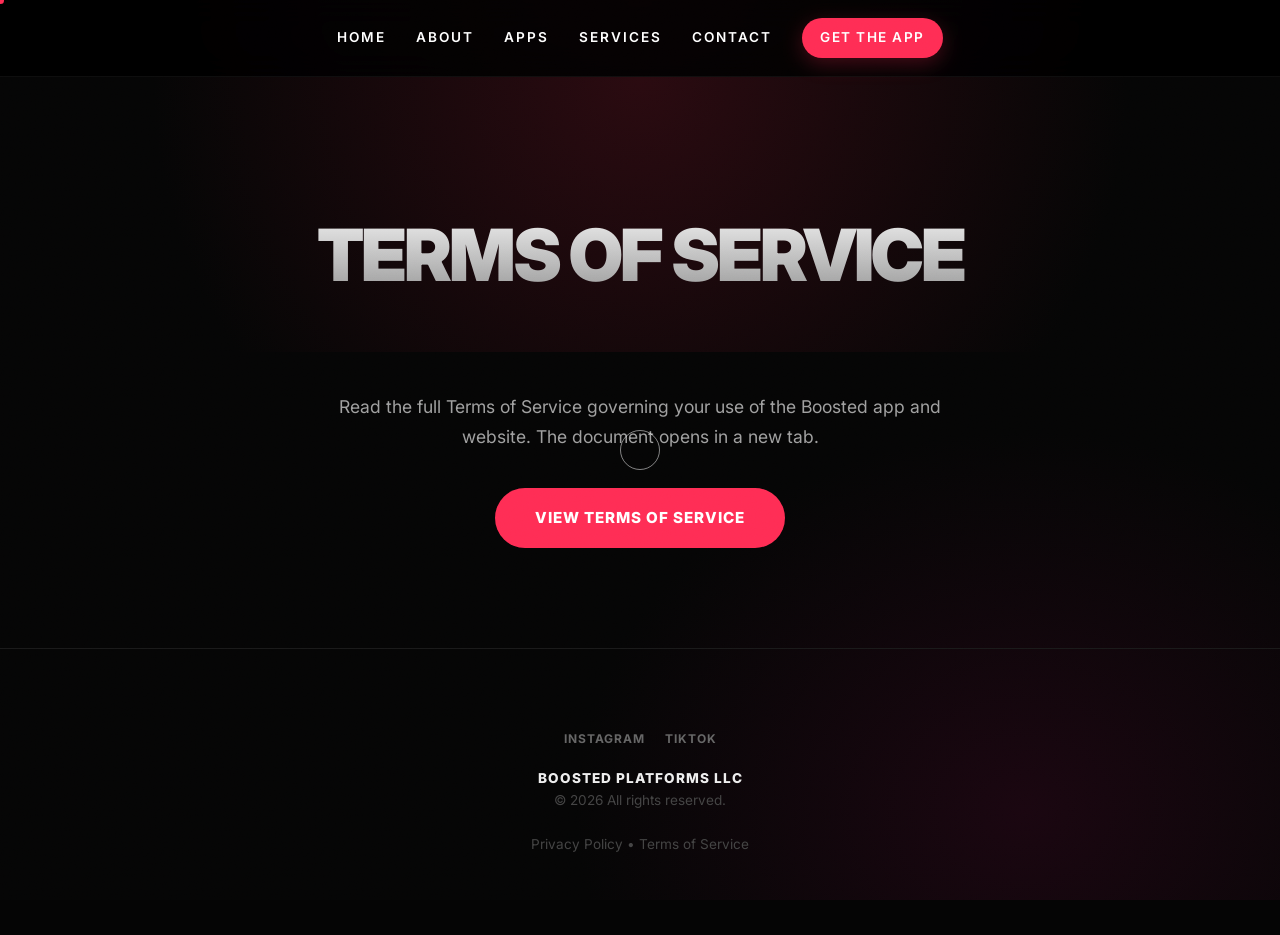
<file: terms.html>
<!DOCTYPE html>
<html lang="en">
<head>
    <meta charset="UTF-8">
    <meta name="viewport" content="width=device-width, initial-scale=1.0">

    <title>Terms of Service — Boosted</title>
    <meta name="description" content="The terms and conditions governing your use of the Boosted app and website, provided by Boosted Platforms LLC." />
    <meta name="robots" content="index, follow" />
    <link rel="canonical" href="https://boostedapp.org/terms.html" />

    <meta property="og:title" content="Terms of Service — Boosted" />
    <meta property="og:description" content="The terms and conditions governing your use of Boosted." />
    <meta property="og:type" content="website" />
    <meta property="og:url" content="https://boostedapp.org/terms.html" />
    <meta property="og:image" content="https://boostedapp.org/assets/og-image.png" />
    <meta property="og:image:width" content="1200" />
    <meta property="og:image:height" content="630" />
    <meta name="twitter:card" content="summary_large_image" />
    <meta name="twitter:title" content="Terms of Service — Boosted" />
    <meta name="twitter:description" content="The terms and conditions governing your use of Boosted." />
    <meta name="twitter:image" content="https://boostedapp.org/assets/og-image.png" />

    <link rel="icon" type="image/png" sizes="32x32" href="/assets/icon-32.png">
    <link rel="icon" type="image/png" sizes="16x16" href="/assets/icon-16.png">
    <link rel="apple-touch-icon" href="/assets/apple-touch-icon.png">
    <link rel="manifest" href="/site.webmanifest">
    <meta name="theme-color" content="#FF2D55">
    <link rel="preconnect" href="https://fonts.googleapis.com" />
    <link rel="preconnect" href="https://fonts.gstatic.com" crossorigin />
    <link href="https://fonts.googleapis.com/css2?family=Inter:wght@400;700;900&display=swap" rel="stylesheet">
    <link rel="stylesheet" href="/styles.css" />
    <style>
        .legal-hero {
            padding: 120px 20px 40px;
            text-align: center;
            background: radial-gradient(circle at top, #2a0a10 0%, #050505 70%);
        }

        .legal-hero h1 {
            font-size: clamp(2.5rem, 8vw, 4.5rem);
            letter-spacing: -3px;
            margin: 0;
        }

        .legal-body {
            max-width: 720px;
            margin: 0 auto 100px;
            padding: 40px 24px 0;
            text-align: center;
        }

        .legal-body p {
            color: var(--text-secondary);
            font-size: 1.1rem;
            line-height: 1.7;
            margin: 0 auto 36px;
        }

        .legal-cta {
            display: inline-block;
            background: var(--accent);
            color: #fff;
            text-decoration: none;
            font-weight: 800;
            text-transform: uppercase;
            letter-spacing: 1px;
            font-size: 0.95rem;
            padding: 18px 40px;
            border-radius: 999px;
            transition: transform 0.18s ease, box-shadow 0.18s ease;
        }
        .legal-cta:hover,
        .legal-cta:focus-visible {
            transform: translateY(-3px);
            box-shadow: 0 12px 30px rgba(255, 45, 85, 0.25);
        }
    </style>
    <script defer data-domain="boostedapp.org" src="https://plausible.io/js/script.outbound-links.js"></script>
</head>
<body>
    <a href="#main" class="skip-link">Skip to content</a>

    <!-- Immersive background + custom cursor -->
    <div class="bg-atmosphere" aria-hidden="true"></div>
    <div class="cursor-dot" aria-hidden="true"></div>
    <div class="cursor-ring" aria-hidden="true"></div>

    <nav>
        <a href="/">Home</a>
        <a href="/about.html">About</a>
        <a href="/applications.html">Apps</a>
        <a href="/services.html">Services</a>
        <a href="/contact.html">Contact</a>
        <a class="nav-cta" href="/applications.html">Get the App</a>
    </nav>

    <header class="legal-hero">
        <h1 class="gradient-heading reveal">Terms of Service</h1>
    </header>

    <main id="main" class="legal-body">
        <p class="reveal">
            Read the full Terms of Service governing your use of the Boosted app and website.
            The document opens in a new tab.
        </p>
        <a class="legal-cta magnetic reveal" href="https://app.termly.io/policy-viewer/policy.html?policyUUID=b0fa91fa-14d7-43f0-bbd0-9d790932d02e" target="_blank" rel="noopener">View Terms of Service</a>
    </main>

    <footer>
        <div class="footer-socials">
            <a href="https://www.instagram.com/boosted_platforms?igsh=NTc4MTIwNjQ2YQ==" target="_blank" rel="noopener">Instagram</a>
            <a href="https://www.tiktok.com/@boostedplatforms?_r=1&_t=ZT-92TZxG6OG0N" target="_blank" rel="noopener">TikTok</a>
        </div>
        <span class="llc-name">BOOSTED PLATFORMS LLC</span><br>
        &copy; 2026 All rights reserved. <br><br>
        <div class="footer-legal">
            <a href="/privacy.html">Privacy Policy</a> &bull;
            <a href="/terms.html">Terms of Service</a>
        </div>
    </footer>

    <script defer src="/assets/immersive.js"></script>
</body>
</html>
</file>
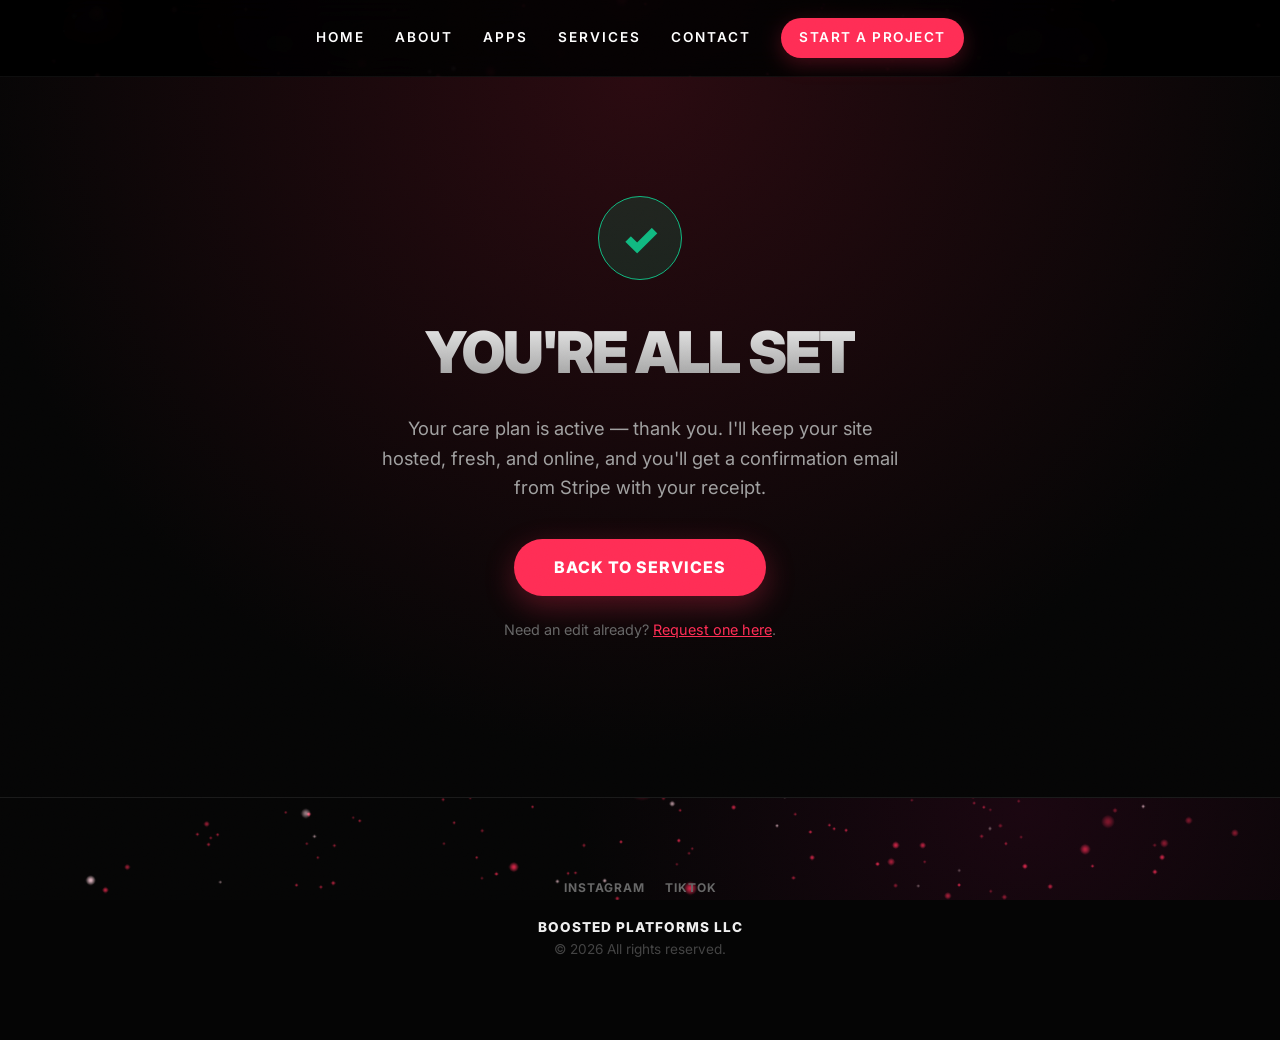
<file: thank-you.html>
<!DOCTYPE html>
<html lang="en">
<head>
    <meta charset="UTF-8" />
    <meta name="viewport" content="width=device-width, initial-scale=1.0" />
    <title>Thank You — Boosted Platforms</title>
    <meta name="robots" content="noindex" />
    <link rel="icon" type="image/png" sizes="32x32" href="/assets/icon-32.png" />
    <link rel="apple-touch-icon" href="/assets/apple-touch-icon.png" />
    <link rel="preconnect" href="https://fonts.googleapis.com" />
    <link rel="preconnect" href="https://fonts.gstatic.com" crossorigin />
    <link href="https://fonts.googleapis.com/css2?family=Inter:wght@400;700;900&display=swap" rel="stylesheet" />
    <link rel="stylesheet" href="/styles.css" />
    <style>
        .ty {
            min-height: 80vh;
            display: flex; flex-direction: column; align-items: center; justify-content: center;
            text-align: center; padding: 100px 20px;
            background: radial-gradient(circle at top, #2a0a10 0%, #050505 70%);
        }
        .ty .check {
            width: 84px; height: 84px; border-radius: 50%; margin-bottom: 26px;
            background: rgba(16,185,129,0.15); border: 1px solid #10B981; color: #10B981;
            display: flex; align-items: center; justify-content: center; font-size: 42px; font-weight: 900;
        }
        .ty h1 { font-size: clamp(2.2rem, 8vw, 3.6rem); margin: 0; letter-spacing: -2px; }
        .ty p { color: var(--text-secondary); font-size: 1.15rem; max-width: 520px; margin: 16px 0 36px; }
        .ty a.btn {
            background: var(--accent); color: #fff; padding: 16px 40px; border-radius: 50px;
            text-decoration: none; font-weight: 800; text-transform: uppercase; letter-spacing: 1px;
            box-shadow: 0 10px 30px rgba(255,45,85,0.3); transition: 0.3s;
        }
        .ty a.btn:hover { transform: translateY(-3px); box-shadow: 0 15px 40px rgba(255,45,85,0.5); }
        .ty .sub { font-size: 0.9rem; color: #666; margin-top: 22px; }
        .ty .sub a { color: var(--accent); }
    </style>
</head>
<body>
    <div class="bg-atmosphere" aria-hidden="true"></div>
    <canvas id="bg-canvas" aria-hidden="true"></canvas>

    <nav>
        <a href="/">Home</a>
        <a href="/about.html">About</a>
        <a href="/applications.html">Apps</a>
        <a href="/services.html">Services</a>
        <a href="/contact.html">Contact</a>
        <a class="nav-cta" href="/contact.html">Start a Project</a>
    </nav>

    <main class="ty">
        <div class="check" aria-hidden="true">✓</div>
        <h1 class="gradient-heading">You're all set</h1>
        <p>Your care plan is active — thank you. I'll keep your site hosted, fresh, and online, and you'll get a confirmation email from Stripe with your receipt.</p>
        <a class="btn" href="/services.html">Back to Services</a>
        <p class="sub">Need an edit already? <a href="/request/">Request one here</a>.</p>
    </main>

    <footer>
        <div class="footer-socials">
            <a href="https://www.instagram.com/boosted_platforms?igsh=NTc4MTIwNjQ2YQ==" target="_blank" rel="noopener">Instagram</a>
            <a href="https://www.tiktok.com/@boostedplatforms?_r=1&_t=ZT-92TZxG6OG0N" target="_blank" rel="noopener">TikTok</a>
        </div>
        <span class="llc-name">BOOSTED PLATFORMS LLC</span><br />
        &copy; 2026 All rights reserved.
    </footer>

    <script defer src="/assets/three.min.js"></script>
    <script defer src="/assets/immersive.js"></script>
</body>
</html>
</file>
<file: styles.css>
:root {
    --accent: #FF2D55;
    --bg: #050505;
    --card: #121212;
    --text-secondary: #a0a0a0;
}

* { box-sizing: border-box; }

body {
    background-color: var(--bg);
    color: #fff;
    font-family: 'Inter', sans-serif;
    margin: 0;
    overflow-x: hidden;
    line-height: 1.6;
}

/* Accessibility: skip to content */
.skip-link {
    position: absolute;
    left: -999px;
    top: 0;
    background: var(--accent);
    color: #fff;
    padding: 10px 16px;
    border-radius: 0 0 8px 0;
    font-weight: 800;
    z-index: 2000;
}
.skip-link:focus { left: 0; }

/* Navigation (shared) */
nav {
    padding: 18px 20px;
    display: flex;
    justify-content: center;
    align-items: center;
    flex-wrap: wrap;
    gap: 14px 30px;
    background: rgba(0,0,0,0.85);
    backdrop-filter: blur(15px);
    -webkit-backdrop-filter: blur(15px);
    position: sticky;
    top: 0;
    z-index: 1000;
    border-bottom: 1px solid rgba(255,255,255,0.05);
}

@media (max-width: 520px) {
    nav { gap: 12px 18px; }
    nav a { font-size: 0.78rem; letter-spacing: 1.5px; }
    .nav-cta { padding: 8px 14px !important; }
}

nav a {
    color: #fff;
    text-decoration: none;
    font-weight: 600;
    font-size: 0.85rem;
    text-transform: uppercase;
    letter-spacing: 2px;
    transition: 0.3s;
}

nav a:hover,
nav a:focus-visible { color: var(--accent); }

/* Gradient headings (shared) */
.gradient-heading {
    font-weight: 900;
    text-transform: uppercase;
    color: #fff; /* fallback if background-clip unsupported */
    background: linear-gradient(to bottom, #fff, #888);
    -webkit-background-clip: text;
    background-clip: text;
    -webkit-text-fill-color: transparent;
}

/* Footer (shared) */
footer {
    padding: 80px 20px;
    text-align: center;
    border-top: 1px solid #1a1a1a;
    font-size: 0.85rem;
    color: #444;
}

.footer-socials {
    margin-bottom: 20px;
    display: flex;
    justify-content: center;
    gap: 20px;
}

.footer-socials a {
    color: #666;
    text-decoration: none;
    font-weight: 700;
    text-transform: uppercase;
    letter-spacing: 1px;
    font-size: 0.75rem;
    transition: 0.3s;
}

.footer-socials a:hover,
.footer-socials a:focus-visible { color: var(--accent); }

.llc-name {
    color: #eee;
    font-weight: 800;
    letter-spacing: 1px;
}

.footer-legal a {
    color: #444;
    text-decoration: none;
}
.footer-legal a:hover { color: var(--accent); }

/* Official store badges (shared) */
.store-badges {
    display: flex;
    gap: 14px;
    flex-wrap: wrap;
    align-items: center;
}
.store-badges.center { justify-content: center; }
.store-badges a {
    display: inline-block;
    line-height: 0;
    border-radius: 8px;
    transition: transform 0.18s ease, box-shadow 0.18s ease;
}
.store-badges a:hover,
.store-badges a:focus-visible {
    transform: translateY(-3px);
    box-shadow: 0 12px 30px rgba(255, 45, 85, 0.18);
}
.store-badges img { height: 52px; width: auto; display: block; }

/* ===== Immersive layer (shared across pages) ===== */

/* Film-grain texture overlay for a premium finish */
body::after {
    content: '';
    position: fixed;
    inset: 0;
    pointer-events: none;
    z-index: 3000;
    opacity: 0.05;
    mix-blend-mode: overlay;
    background-image: url("data:image/svg+xml,%3Csvg xmlns='http://www.w3.org/2000/svg' width='160' height='160'%3E%3Cfilter id='n'%3E%3CfeTurbulence type='fractalNoise' baseFrequency='0.85' numOctaves='2' stitchTiles='stitch'/%3E%3C/filter%3E%3Crect width='100%25' height='100%25' filter='url(%23n)'/%3E%3C/svg%3E");
}

/* Nav call-to-action button */
.nav-cta {
    padding: 9px 18px !important;
    border-radius: 999px;
    background: var(--accent);
    color: #fff !important;
    letter-spacing: 1.5px !important;
    box-shadow: 0 6px 20px rgba(255, 45, 85, 0.25);
}
.nav-cta:hover,
.nav-cta:focus-visible {
    color: #fff !important;
    transform: translateY(-2px);
    box-shadow: 0 10px 28px rgba(255, 45, 85, 0.45);
}

/* WebGL background canvas + base atmosphere glow */
#bg-canvas {
    position: fixed;
    inset: 0;
    width: 100%;
    height: 100%;
    z-index: -2;
    display: block;
}
.bg-atmosphere {
    position: fixed;
    inset: 0;
    z-index: -3;
    background:
        radial-gradient(60% 50% at 50% 0%, #2a0a12 0%, transparent 60%),
        radial-gradient(50% 60% at 80% 90%, #1a0610 0%, transparent 70%),
        var(--bg);
}

/* Custom cursor */
.cursor-dot, .cursor-ring {
    position: fixed;
    top: 0;
    left: 0;
    pointer-events: none;
    z-index: 6000;
    border-radius: 50%;
    will-change: transform;
    opacity: 0;
}
.has-custom-cursor .cursor-dot,
.has-custom-cursor .cursor-ring { opacity: 1; }
.cursor-dot { width: 7px; height: 7px; margin: -3.5px 0 0 -3.5px; background: var(--accent); }
.cursor-ring {
    width: 40px; height: 40px; margin: -20px 0 0 -20px;
    border: 1px solid rgba(255,255,255,0.5);
    transition: width .25s ease, height .25s ease, margin .25s ease, border-color .25s ease, background-color .25s ease;
}
.has-custom-cursor.cursor-hover .cursor-ring { width: 64px; height: 64px; margin: -32px 0 0 -32px; border-color: var(--accent); background: rgba(255,45,85,0.08); }
.has-custom-cursor.cursor-down .cursor-ring { width: 30px; height: 30px; margin: -15px 0 0 -15px; }
@media (hover: hover) and (pointer: fine) {
    .has-custom-cursor, .has-custom-cursor * { cursor: none; }
}

/* Scroll reveal utility */
.reveal-ready .reveal { opacity: 0; transform: translateY(38px); }
.reveal { transition: opacity 0.9s cubic-bezier(0.2,0.8,0.2,1), transform 0.9s cubic-bezier(0.2,0.8,0.2,1); }
.reveal.in { opacity: 1; transform: none; }

/* Magnetic hover helper */
.magnetic { transition: transform 0.25s cubic-bezier(0.2,0.8,0.2,1); }

@media (prefers-reduced-motion: reduce) {
    * {
        animation: none !important;
        transition: none !important;
    }
    .reveal { opacity: 1 !important; transform: none !important; }
}
</file>
